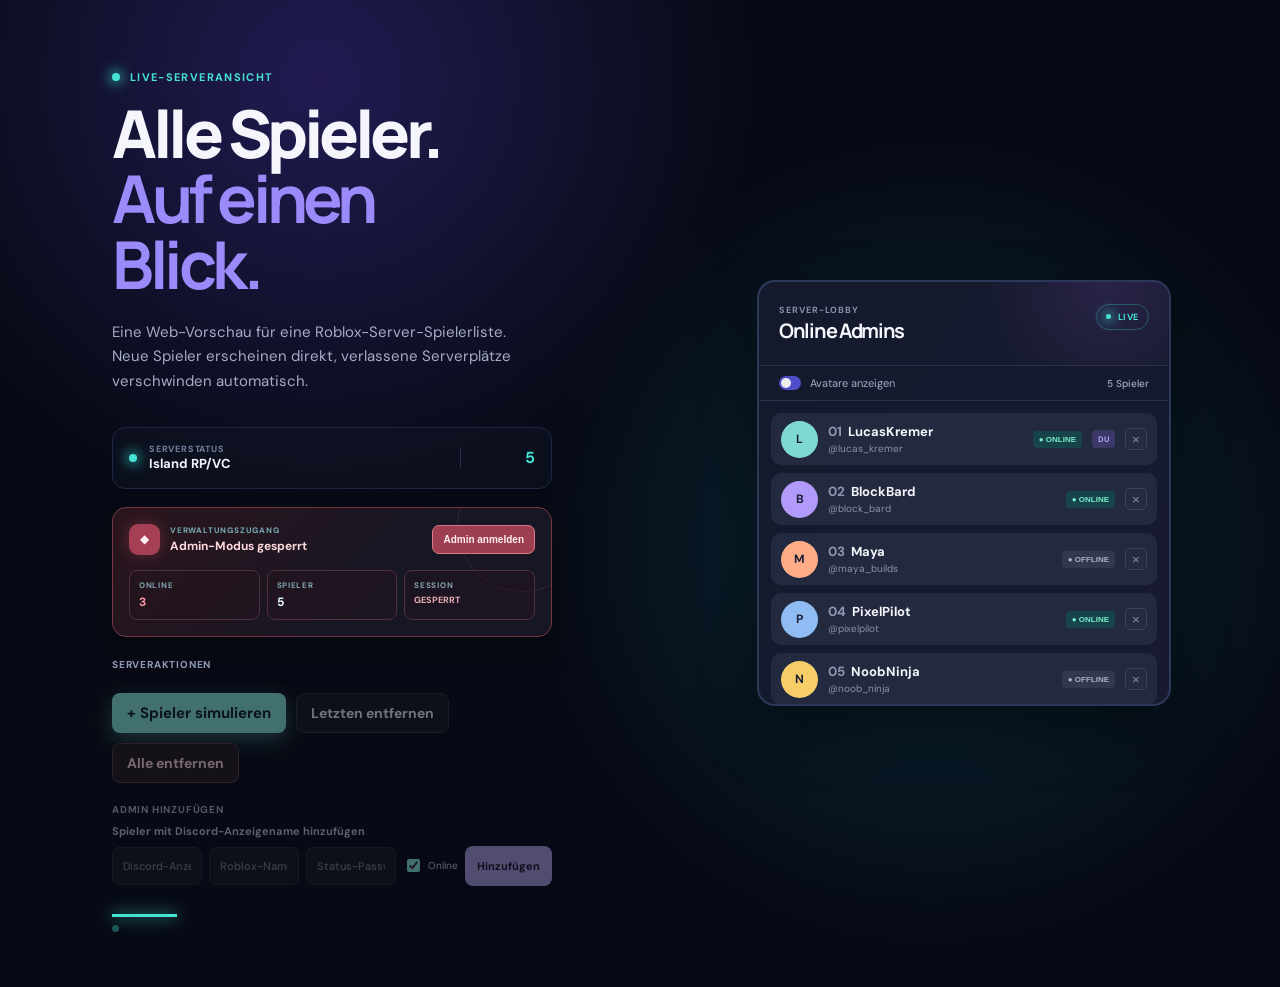
<file: index.html>
<!doctype html>
<html lang="de">
  <head>
    <meta charset="UTF-8" />
    <meta name="viewport" content="width=device-width, initial-scale=1.0" />
    <title>Serveransicht</title>
    <link rel="preconnect" href="https://fonts.googleapis.com" />
    <link rel="preconnect" href="https://fonts.gstatic.com" crossorigin />
    <link href="https://fonts.googleapis.com/css2?family=DM+Sans:wght@400;500;600;700&family=Manrope:wght@700;800&display=swap" rel="stylesheet" />
    <link rel="stylesheet" href="style.css" />
  </head>
  <body>
    <main class="page-shell">
      <section class="intro">
        <p class="eyebrow"><span></span> Live-Serveransicht</p>
        <h1>Alle Spieler.<br /><strong>Auf einen<br />Blick.</strong></h1>
        <p class="description">Eine Web-Vorschau für eine Roblox-Server-Spielerliste. Neue Spieler erscheinen direkt, verlassene Serverplätze verschwinden automatisch.</p>

        <div class="server-status">
          <div class="status-name"><i></i><span>Serverstatus<br /><b>Island RP/VC</b></span></div>
          <div class="status-count" id="serverCount">5</div>
        </div>

        <div class="admin-panel inactive" id="adminPanel">
          <div class="admin-heading">
            <div class="admin-identity"><span class="admin-lock">◆</span><div><small>VERWALTUNGSZUGANG</small><strong id="adminState">Admin-Modus gesperrt</strong></div></div>
            <button id="logout">Admin anmelden</button>
          </div>
          <div class="admin-insights">
            <div><small>ONLINE</small><b id="adminOnlineCount">0</b></div>
            <div><small>SPIELER</small><b id="adminPlayerCount">5</b></div>
            <div><small>SESSION</small><b id="adminSession">GESPERRT</b></div>
          </div>
        </div>
        <p class="admin-controls-title">Serveraktionen</p>
        <div class="actions">
          <button class="button primary" id="simulate">+ <span>Spieler simulieren</span></button>
          <button class="button secondary" id="removeLast">Letzten entfernen</button>
          <button class="button danger" id="removeAll">Alle entfernen</button>
        </div>

        <form class="add-form" id="addForm">
          <p class="admin-controls-title">Admin hinzufügen</p>
          <label>Spieler mit Discord-Anzeigename hinzufügen</label>
          <div class="inputs">
            <input id="discordName" placeholder="Discord-Anzeige" required />
            <input id="robloxName" placeholder="Roblox-Name" />
            <input id="customStatus" type="password" placeholder="Status-Passwort" />
            <label class="online-check"><input id="online" type="checkbox" checked /> <span>Online</span></label>
            <button class="button add" type="submit">Hinzufügen</button>
          </div>
        </form>
        <div class="accent-line"></div>
        <button class="owner-trigger" id="ownerTrigger" aria-label="Owner-Bereich öffnen"></button>
      </section>

      <aside class="lobby-card">
        <div class="lobby-top">
          <div><p>Server-Lobby</p><h2>Online Admins</h2></div>
          <span class="live"><i></i> Live</span>
        </div>
        <div class="lobby-tools"><label class="toggle"><input id="avatarToggle" type="checkbox" checked /><span></span></label> Avatare anzeigen <b id="playerText">5 Spieler</b></div>
        <div class="player-list" id="playerList"></div>
      </aside>
    </main>
    <template id="playerTemplate">
      <article class="player">
        <div class="avatar"></div>
        <div class="player-info"><div><small class="number"></small><b class="display-name"></b></div><span class="handle"></span></div>
        <button class="presence" type="button" aria-label="Online-Status ändern"></button><span class="role">ADMIN</span><span class="du">DU</span><button class="remove" aria-label="Spieler entfernen">×</button>
      </article>
    </template>
    <div class="password-dialog" id="passwordDialog" aria-hidden="true">
      <form class="password-card" id="passwordForm">
        <button class="close-dialog" type="button" id="closeDialog" aria-label="Schließen">×</button>
        <span class="dialog-dot"></span><p id="dialogEyebrow">Admin-Berechtigung</p><h2 id="dialogTitle">Admin anmelden</h2>
        <label for="adminPassword" id="passwordLabel">Admin-Status-Passwort</label>
        <input id="adminPassword" type="password" autocomplete="current-password" placeholder="Passwort eingeben" required />
        <span class="password-error" id="passwordError"></span>
        <button class="button primary" id="passwordSubmit" type="submit">Admin-Modus aktivieren</button>
      </form>
    </div>
    <div class="access-denied" id="accessDenied" role="alert" aria-live="assertive">
      <span>!</span><div><b>Zugriff verweigert</b><small>Status-Passwort ist falsch.</small><i></i></div>
    </div>
    <div class="owner-dialog" id="ownerDialog" aria-hidden="true">
      <form class="owner-card" id="ownerForm">
        <button class="close-dialog" type="button" id="closeOwner" aria-label="Schließen">×</button>
        <span class="dialog-dot"></span><p>Geschützter Bereich</p><h2 id="ownerTitle">Owner Control Center</h2>
        <div class="owner-note">Verwalte Berechtigungen, Passwörter und den Live-Status deines Servers an einem Ort.</div>
        <div class="owner-live-strip"><span><i></i> System live</span><span id="ownerClock">--:--:--</span></div>
        <div id="ownerLogin">
          <label for="ownerPassword">Owner-Passwort</label>
          <input id="ownerPassword" type="password" autocomplete="current-password" placeholder="Owner-Passwort eingeben" required />
          <span class="password-error" id="ownerError"></span>
          <button class="button primary" type="submit">Owner-Bereich öffnen</button>
        </div>
        <div id="ownerSettings" hidden>
          <div class="owner-dashboard" id="ownerDashboard">
            <div><small>SPIELER</small><b id="dashboardPlayers">0</b></div>
            <div><small>ONLINE</small><b class="online" id="dashboardOnline">0</b></div>
            <div><small>ADMINS</small><b class="admins" id="dashboardAdmins">0</b></div>
          </div>
          <div class="owner-section-title"><span>01</span> Zugänge &amp; Sicherheit</div>
          <label for="ownerPasswordSetting">Owner-Passwort</label>
          <input id="ownerPasswordSetting" type="text" autocomplete="off" />
          <label for="adminPasswordSetting">Admin-Passwort</label>
          <input id="adminPasswordSetting" type="text" autocomplete="off" />
          <div class="owner-section-title"><span>02</span> Spieler &amp; Berechtigungen</div>
          <div class="owner-players" id="ownerPlayers"></div>
          <div class="owner-section-title"><span>03</span> Live-Überwachung</div>
          <div class="status-filters" aria-label="Status filtern">
            <button class="filter active" type="button" data-status-filter="all">Alle</button>
            <button class="filter" type="button" data-status-filter="online">Online</button>
            <button class="filter" type="button" data-status-filter="offline">Offline</button>
          </div>
          <div class="owner-history" id="ownerHistory"></div>
          <div class="owner-section-title"><span>04</span> Sammelaktionen</div>
          <div class="owner-bulk">
            <h3>Alle Spieler steuern</h3>
            <label for="bulkStatusPassword">Passwort für alle Statusänderungen</label>
            <input id="bulkStatusPassword" type="password" placeholder="Passwort eingeben" />
            <div class="bulk-actions">
              <button class="button bulk-online" id="allOnline" type="button">Alle online</button>
              <button class="button bulk-offline" id="allOffline" type="button">Alle offline</button>
            </div>
            <span class="password-error" id="bulkStatusError"></span>
          </div>
          <button class="button primary" type="submit">Änderungen speichern</button>
        </div>
      </form>
    </div>
    <script src="script.js"></script>
    <script src="history.js"></script>
  </body>
</html>
</file>
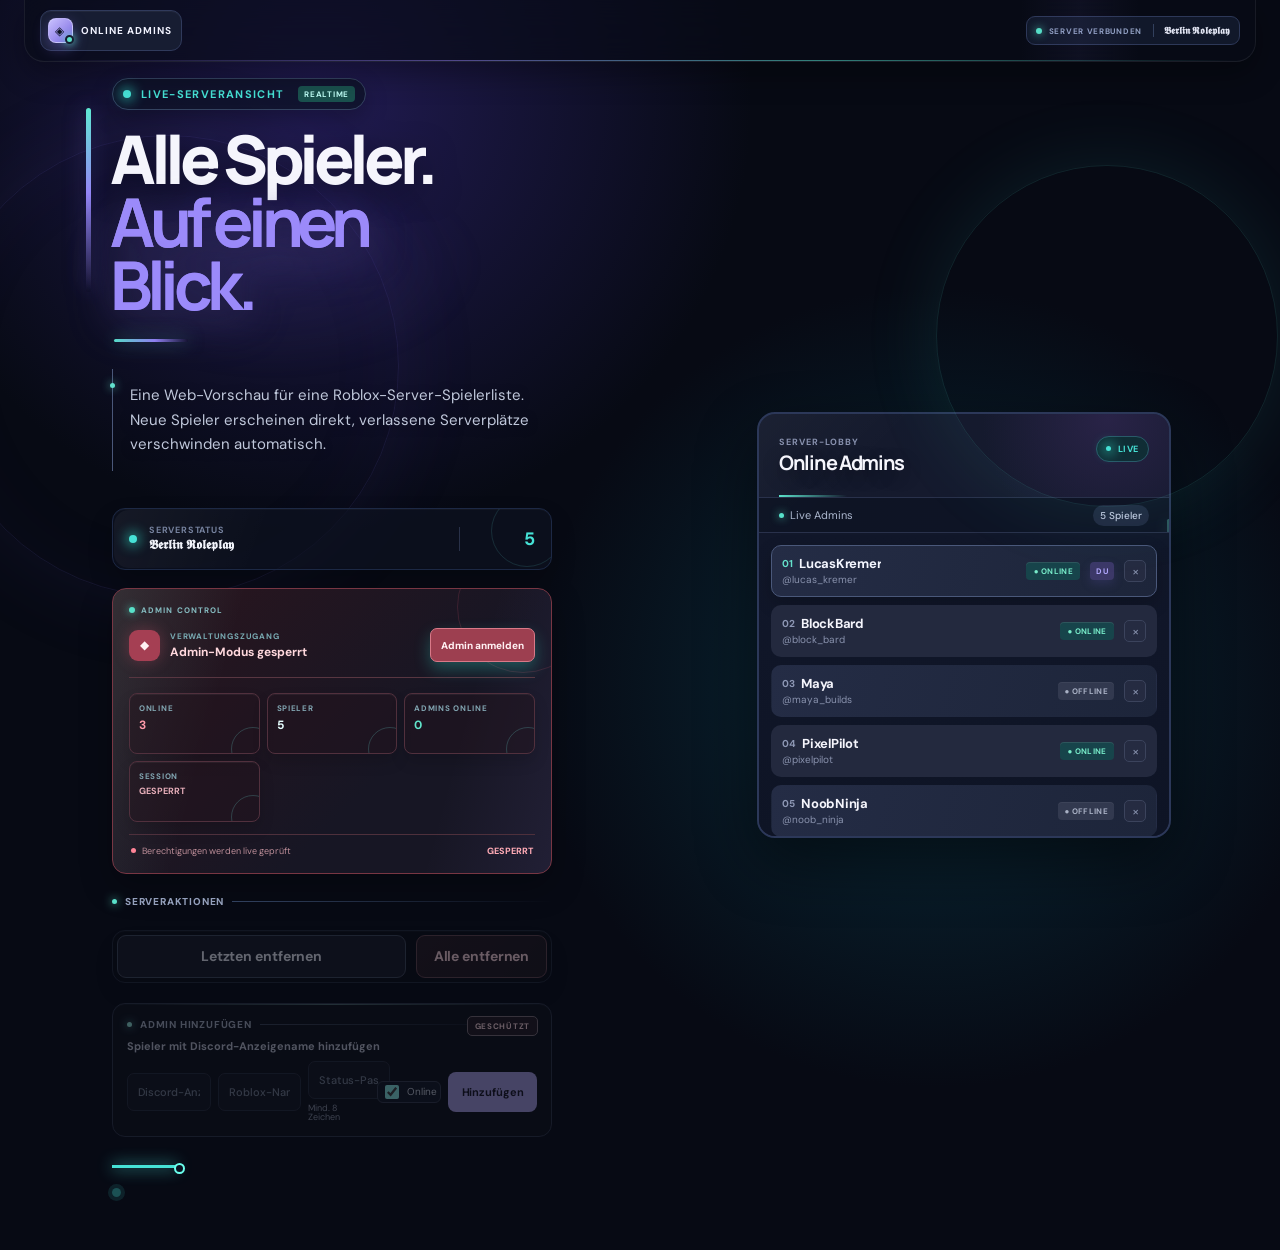
<file: ChatGPT/Online Admins/index.html>
<!doctype html>
<html lang="de">
  <head>
    <meta charset="UTF-8" />
    <meta name="viewport" content="width=device-width, initial-scale=1.0" />
    <title>Serveransicht</title>
    <link rel="preconnect" href="https://fonts.googleapis.com" />
    <link rel="preconnect" href="https://fonts.gstatic.com" crossorigin />
    <link href="https://fonts.googleapis.com/css2?family=DM+Sans:wght@400;500;600;700&family=Manrope:wght@700;800&display=swap" rel="stylesheet" />
    <link rel="stylesheet" href="style.css" />
  </head>
  <body>
    <header class="appbar">
      <a class="brand" href="#" aria-label="Online Admins Startseite"><span>◈</span><b>ONLINE ADMINS</b></a>
      <div class="appbar-status"><i></i><span>SERVER VERBUNDEN</span><strong>𝕭𝖊𝖗𝖑𝖎𝖓 𝕽𝖔𝖑𝖊𝖕𝖑𝖆𝖞</strong></div>
    </header>
    <main class="page-shell">
      <section class="intro">
        <p class="eyebrow"><span></span> Live-Serveransicht <b>Realtime</b></p>
        <h1>Alle Spieler.<br /><strong>Auf einen<br />Blick.</strong></h1>
        <p class="description">Eine Web-Vorschau für eine Roblox-Server-Spielerliste. Neue Spieler erscheinen direkt, verlassene Serverplätze verschwinden automatisch.</p>

        <div class="server-status">
          <div class="status-name"><i></i><span>Serverstatus<br /><b>𝕭𝖊𝖗𝖑𝖎𝖓 𝕽𝖔𝖑𝖊𝖕𝖑𝖆𝖞</b></span></div>
          <div class="status-count" id="serverCount">5</div>
        </div>

        <div class="admin-panel inactive" id="adminPanel">
          <div class="panel-kicker"><span></span> Admin Control</div>
          <div class="admin-heading">
            <div class="admin-identity"><span class="admin-lock">◆</span><div><small>VERWALTUNGSZUGANG</small><strong id="adminState">Admin-Modus gesperrt</strong></div></div>
            <button id="logout">Admin anmelden</button>
          </div>
          <div class="admin-insights">
            <div><small>ONLINE</small><b id="adminOnlineCount">0</b></div>
            <div><small>SPIELER</small><b id="adminPlayerCount">5</b></div>
            <div><small>ADMINS ONLINE</small><b class="admin-live" id="adminOnlineAdmins">0</b></div>
            <div><small>SESSION</small><b id="adminSession">GESPERRT</b></div>
          </div>
          <div class="admin-footer"><span><i></i> Berechtigungen werden live geprüft</span><span id="adminFooterStatus">Gesperrt</span></div>
        </div>
        <p class="admin-controls-title">Serveraktionen</p>
        <div class="actions">
          <button class="button secondary" id="removeLast">Letzten entfernen</button>
          <button class="button danger" id="removeAll">Alle entfernen</button>
        </div>

        <form class="add-form" id="addForm">
          <p class="admin-controls-title">Admin hinzufügen</p>
          <span class="form-lock-label">GESCHÜTZT</span>
          <label>Spieler mit Discord-Anzeigename hinzufügen</label>
          <div class="inputs">
            <input id="discordName" placeholder="Discord-Anzeige" required />
            <input id="robloxName" placeholder="Roblox-Name" />
            <div class="password-field"><input id="customStatus" type="password" minlength="8" required placeholder="Status-Passwort" /><small>Mind. 8 Zeichen</small></div>
            <label class="online-check"><input id="online" type="checkbox" checked /> <span>Online</span></label>
            <button class="button add" type="submit">Hinzufügen</button>
          </div>
        </form>
        <div class="accent-line"></div>
        <button class="owner-trigger" id="ownerTrigger" aria-label="Owner-Bereich öffnen"></button>
      </section>

      <aside class="lobby-card">
        <div class="lobby-top">
          <div><p>Server-Lobby</p><h2>Online Admins</h2></div>
          <span class="live"><i></i> Live</span>
        </div>
        <div class="lobby-tools"><span class="lobby-label">Live Admins</span><b id="playerText">5 Spieler</b></div>
        <div class="player-list" id="playerList"></div>
      </aside>
    </main>
    <template id="playerTemplate">
      <article class="player">
        <div class="player-info"><div><small class="number"></small><b class="display-name"></b></div><span class="handle"></span></div>
        <button class="presence" type="button" aria-label="Online-Status ändern"></button><span class="role">ADMIN</span><span class="du">DU</span><button class="remove" aria-label="Spieler entfernen">×</button>
      </article>
    </template>
    <div class="password-dialog" id="passwordDialog" aria-hidden="true">
      <form class="password-card" id="passwordForm">
        <button class="close-dialog" type="button" id="closeDialog" aria-label="Schließen">×</button>
        <div class="auth-topline"><span>SECURE ACCESS</span><span class="auth-level">LEVEL 02</span></div>
        <div class="auth-shield">◆</div><span class="dialog-dot"></span><p id="dialogEyebrow">Admin-Berechtigung</p><h2 id="dialogTitle">Admin anmelden</h2>
        <div class="auth-summary">Geschützter Zugang für autorisierte Server-Verwaltung.</div>
        <label for="adminPassword" id="passwordLabel">Admin-Status-Passwort</label>
        <input id="adminPassword" type="password" minlength="8" autocomplete="current-password" placeholder="Passwort eingeben" required />
        <small class="password-hint">Mindestens 8 Zeichen</small>
        <span class="password-error" id="passwordError"></span>
        <button class="button primary" id="passwordSubmit" type="submit">Admin-Modus aktivieren</button>
        <div class="auth-protection"><span>✓</span><div><b>Geschützter Bereich</b><small>Nur autorisierte Status- und Serveränderungen.</small></div></div>
        <div class="auth-footer"><span><i></i> Verschlüsselte Eingabe</span><span>Admin Access</span></div>
      </form>
    </div>
    <div class="access-denied" id="accessDenied" role="alert" aria-live="assertive">
      <span>!</span><div><b id="deniedTitle">Zugriff verweigert</b><small id="deniedMessage">Status-Passwort ist falsch.</small><i></i></div>
    </div>
    <div class="owner-dialog" id="ownerDialog" aria-hidden="true">
      <form class="owner-card" id="ownerForm">
        <button class="close-dialog" type="button" id="closeOwner" aria-label="Schließen">×</button>
        <div class="auth-topline owner-topline"><span>PRIVILEGED ACCESS</span><span class="auth-level">LEVEL 03</span></div>
        <div class="owner-brand"><span>◈</span><div><small>ONLINE ADMINS</small><b>OWNER ACCESS</b></div></div>
        <span class="dialog-dot"></span><p>Geschützter Bereich</p><h2 id="ownerTitle">Owner Control Center</h2>
        <div class="owner-note">Verwalte Berechtigungen, Passwörter und den Live-Status deines Servers an einem Ort.</div>
        <div class="owner-live-strip"><span><i></i> System live</span><span id="ownerClock">--:--:--</span></div>
        <div class="owner-security-banner"><span>◈</span><div><b>Owner-Schutz aktiv</b><small>Änderungen werden lokal gespeichert und im Status-Verlauf protokolliert.</small></div></div>
        <div id="ownerLogin">
          <div class="owner-login-intro"><span>◆</span><div><b>Identität bestätigen</b><small>Der Owner-Bereich enthält sensible Server- und Zugangsoptionen.</small></div></div>
          <label for="ownerPassword">Owner-Passwort</label>
          <input id="ownerPassword" type="password" minlength="8" autocomplete="current-password" placeholder="Owner-Passwort eingeben" required />
          <small class="password-hint">Mindestens 8 Zeichen</small>
          <span class="password-error" id="ownerError"></span>
          <button class="button primary" type="submit">Owner-Bereich öffnen</button>
          <div class="auth-protection owner-protection"><span>✓</span><div><b>Vollzugriff geschützt</b><small>Passwörter, Berechtigungen und Protokolle sind nur für Owner sichtbar.</small></div></div>
          <div class="auth-footer"><span><i></i> Geschützter Zugang</span><span>Owner Only</span></div>
        </div>
        <div id="ownerSettings" hidden>
          <div class="owner-dashboard" id="ownerDashboard">
            <div><small>SPIELER</small><b id="dashboardPlayers">0</b></div>
            <div><small>ONLINE</small><b class="online" id="dashboardOnline">0</b></div>
            <div><small>ADMINS</small><b class="admins" id="dashboardAdmins">0</b></div>
            <div><small>ADMINS ONLINE</small><b class="admin-live" id="dashboardOnlineAdmins">0</b></div>
          </div>
          <div class="owner-section-title"><span>01</span> Zugänge &amp; Sicherheit</div>
          <label for="ownerPasswordSetting">Owner-Passwort</label>
          <input id="ownerPasswordSetting" type="text" minlength="8" required autocomplete="off" />
          <small class="password-hint">Mindestens 8 Zeichen</small>
          <label for="adminPasswordSetting">Admin-Passwort</label>
          <input id="adminPasswordSetting" type="text" minlength="8" required autocomplete="off" />
          <small class="password-hint">Mindestens 8 Zeichen</small>
          <div class="owner-section-title"><span>02</span> Spieler &amp; Berechtigungen</div>
          <div class="owner-players" id="ownerPlayers"></div>
          <div class="owner-section-title"><span>03</span> Live-Überwachung</div>
          <div class="status-filters" aria-label="Status filtern">
            <button class="filter active" type="button" data-status-filter="all">Alle</button>
            <button class="filter" type="button" data-status-filter="online">Online</button>
            <button class="filter" type="button" data-status-filter="offline">Offline</button>
          </div>
          <div class="owner-history" id="ownerHistory"></div>
          <div class="activity-log" id="activityLog"></div>
          <div class="audit-log" id="auditLog"></div>
          <div class="owner-section-title"><span>04</span> Sammelaktionen</div>
          <div class="owner-bulk">
            <h3>Alle Spieler steuern</h3>
            <div class="bulk-actions">
              <button class="button bulk-online" id="allOnline" type="button">Alle online</button>
              <button class="button bulk-offline" id="allOffline" type="button">Alle offline</button>
            </div>
            <span class="password-error" id="bulkStatusError"></span>
          </div>
          <button class="button primary" type="submit">Änderungen speichern</button>
        </div>
      </form>
    </div>
    <script src="script.js"></script>
    <script src="history.js"></script>
    <script src="errors.js"></script>
  </body>
</html>
</file>
<file: style.css>
:root { --bg:#070a14; --panel:#121727; --panel-2:#1c2235; --stroke:#2c3553; --text:#f5f5fc; --muted:#929bb7; --aqua:#46e2d6; --purple:#9b8afa; }
.admin-locked { opacity:.5; filter:saturate(.55); }
.access-denied { position:fixed; left:50%; bottom:30px; z-index:10; width:min(330px,calc(100% - 32px)); padding:12px 16px; display:flex; gap:13px; align-items:center; color:#fff; border:1px solid #ff6c82; border-left:5px solid #ff5069; border-radius:12px; background:#35101b; box-shadow:0 0 20px #ff50695c; transform:translate(-50%,130px); opacity:0; transition:.25s; }.access-denied.show { transform:translate(-50%,0); opacity:1; }.access-denied>span { width:33px; height:33px; flex:0 0 33px; display:grid; place-items:center; border:1px solid #ff9dab; border-radius:50%; background:radial-gradient(circle at 35% 30%,#ff9bab,#e23b55); font:700 22px serif; box-shadow:0 0 12px #ff687b; }.access-denied b,.access-denied small { display:block; }.access-denied b { font-size:13px; }.access-denied small { margin-top:2px; color:#ffd6dc; font-size:11px; }.access-denied i { display:block; width:178px; height:2px; margin-top:8px; background:#ff6076; animation:access-timer 5s linear forwards; transform-origin:left; } @keyframes access-timer { to { transform:scaleX(0); } }
.owner-trigger { position:absolute; bottom:-15px; left:0; width:7px; height:7px; padding:0; border:0; border-radius:50%; background:#46e2d655; cursor:pointer; }.owner-trigger:hover { background:var(--aqua); box-shadow:0 0 10px var(--aqua); }.owner-dialog { position:fixed; inset:0; display:grid; place-items:center; padding:20px; background:#040710bf; opacity:0; visibility:hidden; transition:.2s; z-index:6; backdrop-filter:blur(6px); }.owner-dialog.open { opacity:1; visibility:visible; }.owner-card { position:relative; width:min(540px,100%); max-height:86vh; overflow:auto; padding:31px; border:1px solid #6e60bc; border-radius:20px; background:linear-gradient(145deg,#181d35,#0f1425 65%); box-shadow:0 30px 90px #000d,0 0 45px #7869d128; }.owner-card:before { content:""; position:absolute; top:0; left:28px; right:28px; height:2px; background:linear-gradient(90deg,transparent,#9e8cff,transparent); }.owner-card p { margin:13px 0 5px; color:#b4a5ff; font-size:10px; letter-spacing:1.2px; text-transform:uppercase; font-weight:700; }.owner-card h2 { margin:0; font:800 27px "Manrope"; letter-spacing:-1.4px; }.owner-note { margin:13px 0 24px; color:#929dbb; font-size:12px; line-height:1.55; }.owner-card label { display:block; color:#c1c8dc; font-size:11px; font-weight:700; margin:14px 0 7px; }.owner-card input { width:100%; height:44px; padding:0 13px; color:#fff; background:#0a0f1e; border:1px solid #323c5c; border-radius:9px; outline:none; transition:.2s; }.owner-card input:focus { border-color:#a998ff; box-shadow:0 0 0 3px #a998ff21; }.owner-card .primary { width:100%; min-height:45px; margin-top:22px; background:linear-gradient(135deg,#c0b4ff,#8d7bea); color:#17132c; }.owner-section-title { display:flex; align-items:center; gap:9px; margin:6px 0 14px; color:#f2f3ff; font-size:12px; font-weight:700; }.owner-section-title span { display:grid; place-items:center; width:23px; height:23px; border-radius:7px; color:#d8d1ff; background:#393365; font-size:9px; }.owner-players { margin-top:24px; padding-top:17px; border-top:1px solid #303954; }.owner-player { margin-top:11px; padding:13px; border:1px solid #2b3450; border-radius:11px; background:linear-gradient(120deg,#20263b,#1b2033); }.owner-player b { color:#f4f5fc; font-size:13px; }.owner-player label { margin-top:10px; }.owner-player input { height:38px; }.owner-card .admin-checkbox { padding:8px 10px; border-radius:7px; background:#272449; }.owner-card .admin-checkbox:hover { background:#302c59; }
.role { display:none; color:#c6bdff; background:#423b78; padding:4px 5px; border-radius:4px; font-size:8px; font-weight:700; }.role.show { display:inline; }.owner-card .admin-checkbox { display:flex; align-items:center; gap:7px; margin:10px 0 0; color:#c6bdff; }.owner-card .admin-checkbox input { width:auto; height:auto; accent-color:#a998ff; }
.owner-history { margin-top:24px; padding-top:17px; border-top:1px solid #303954; }.owner-history h3,.owner-bulk h3 { margin:0 0 11px; color:#f2f3ff; font-size:13px; }.history-item { display:grid; grid-template-columns:75px 1fr auto; align-items:center; gap:10px; padding:10px 11px; margin-top:7px; border:1px solid #2b3450; border-radius:9px; background:#191f31; color:#aeb8d0; font-size:10px; }.history-item b { color:#f2f3fb; font-size:11px; }.history-state { color:#76e9c8; font-weight:700; }.history-state.offline { color:#ff9cab; }.owner-bulk { margin-top:24px; padding:16px; border:1px solid #3c3564; border-radius:13px; background:linear-gradient(135deg,#211d3d,#1a2035); }.owner-bulk label { margin-top:0; }.bulk-actions { display:flex; gap:9px; margin-top:11px; }.bulk-actions .button { flex:1; min-height:42px; font-size:12px; }.bulk-online { color:#06322e; background:#55ddc8; }.bulk-offline { color:#fff1f3; background:#a13c50; }
.bulk-actions .button.selected { outline:2px solid #f5f6ff; box-shadow:0 0 18px currentColor; transform:translateY(-1px); }
.owner-card { scrollbar-color:#7567bb #101526; scrollbar-width:thin; }.owner-dashboard { display:grid; grid-template-columns:repeat(3,1fr); gap:9px; margin:0 0 23px; }.owner-dashboard div { position:relative; overflow:hidden; min-height:72px; padding:12px; border:1px solid #333d60; border-radius:11px; background:linear-gradient(145deg,#252b45,#1a2033); }.owner-dashboard div:after { content:""; position:absolute; right:-16px; bottom:-20px; width:55px; height:55px; border:1px solid #7768bb55; border-radius:50%; }.owner-dashboard small { display:block; color:#9da8c4; font-size:9px; font-weight:700; letter-spacing:.7px; }.owner-dashboard b { position:relative; z-index:1; display:block; margin-top:6px; color:#f4f5fd; font:700 23px "Manrope"; line-height:1; }.owner-dashboard b.online { color:#5de0c9; }.owner-dashboard b.admins { color:#b6a9ff; }.owner-section-title { padding-top:17px; border-top:1px solid #303954; }.owner-card #ownerSettings>.owner-section-title:first-of-type { padding-top:0; border-top:0; }.owner-player { transition:.2s border-color,.2s transform; }.owner-player:hover { border-color:#5b5590; transform:translateY(-1px); }.owner-card .password-error { min-height:17px; }.owner-bulk:before { content:"MASSENAKTION"; display:block; margin-bottom:9px; color:#a99dff; font-size:9px; font-weight:800; letter-spacing:1px; }.history-item span:last-child { font-variant-numeric:tabular-nums; text-align:right; }.owner-card button { transition:.2s transform,.2s filter,.2s box-shadow; } .owner-card button:hover { filter:brightness(1.08); }.owner-card button:active { transform:translateY(1px); } @media(max-width:480px) { .owner-card { padding:24px 18px; }.owner-dashboard { gap:6px; }.owner-dashboard div { padding:10px 8px; }.owner-dashboard b { font-size:20px; }.history-item { grid-template-columns:65px 1fr; }.history-item span:last-child { grid-column:1/-1; text-align:left; opacity:.75; } }
.owner-live-strip { display:flex; justify-content:space-between; align-items:center; padding:10px 12px; margin:-5px 0 20px; border:1px solid #313d5e; border-radius:9px; color:#aeb8d3; background:#101628; font-size:10px; font-variant-numeric:tabular-nums; }.owner-live-strip span:first-child { color:#64e5cb; font-weight:700; text-transform:uppercase; letter-spacing:.6px; }.owner-live-strip i { display:inline-block; width:6px; height:6px; margin-right:5px; border-radius:50%; background:#55e0c6; box-shadow:0 0 10px #55e0c6; }.status-filters { display:flex; gap:6px; margin:0 0 12px; }.status-filters .filter { border:1px solid #313b5a; border-radius:999px; padding:6px 11px; color:#a9b3cf; background:#171d30; font:700 10px "DM Sans"; cursor:pointer; }.status-filters .filter.active { color:#19172e; border-color:#b0a4ff; background:#afa0ff; box-shadow:0 4px 12px #8e7ee150; }.owner-history { margin-top:0; }.owner-section-title+ .owner-bulk { margin-top:12px; }.owner-card #ownerSettings > .primary { position:sticky; bottom:-31px; z-index:2; border-radius:0 0 15px 15px; box-shadow:0 -12px 24px #111729e6; }
* { box-sizing:border-box; }
body { margin:0; min-width:320px; color:var(--text); background:radial-gradient(circle at 25% 8%,#211b52 0,transparent 27rem),radial-gradient(circle at 73% 55%,#092a38 0,transparent 25rem),var(--bg); font-family:"DM Sans",sans-serif; }
.page-shell { width:min(1056px,calc(100% - 48px)); min-height:100vh; margin:auto; display:grid; grid-template-columns:440px 414px; gap:205px; align-items:center; padding:70px 0; }
.intro { position:relative; }
.eyebrow { color:var(--aqua); font-size:11px; font-weight:700; letter-spacing:1.35px; text-transform:uppercase; margin:0 0 17px; display:flex; align-items:center; gap:10px; }
.eyebrow span,.live i,.status-name i { background:var(--aqua); width:8px; height:8px; border-radius:50%; box-shadow:0 0 12px 4px #31dcc57d; }
h1 { margin:0; font:800 66px/.99 "Manrope",sans-serif; letter-spacing:-4.5px; } h1 strong { color:var(--purple); }
.description { color:#a5adc5; font-size:15px; line-height:1.62; margin:23px 0 34px; max-width:430px; }
.server-status { height:62px; border:1px solid #1d2945; border-radius:13px; padding:0 16px; display:flex; align-items:center; justify-content:space-between; background:#0e1322a8; }
.status-name { display:flex; gap:12px; align-items:center; font-size:9px; line-height:1.35; text-transform:uppercase; letter-spacing:.8px; color:#77839f; font-weight:700; }.status-name b { color:#f2f4fb; font-size:13px; letter-spacing:0; text-transform:none; }.status-count { border-left:1px solid #293149; padding-left:64px; color:var(--aqua); font-weight:700; }
.admin-panel { position:relative; overflow:hidden; border:1px solid #168a87; border-radius:14px; margin-top:18px; padding:16px; background:linear-gradient(135deg,#0b292e,#101a2b 63%); box-shadow:0 13px 32px #0004; }.admin-panel:after { content:""; position:absolute; right:-38px; top:-48px; width:130px; height:130px; border:1px solid #45ded935; border-radius:50%; }.admin-heading { position:relative; z-index:1; display:flex; align-items:center; justify-content:space-between; gap:12px; }.admin-identity { display:flex; align-items:center; gap:10px; }.admin-lock { display:grid; place-items:center; width:31px; height:31px; color:#07272a; border-radius:9px; background:var(--aqua); box-shadow:0 0 16px #49dfd479; font-size:12px; }.admin-identity small { display:block; color:#78a9b1; font-size:8px; font-weight:800; letter-spacing:.8px; }.admin-identity strong { display:block; margin-top:3px; color:#e1ffff; font-size:12px; }.admin-heading button { position:relative; z-index:1; border:1px solid #78eee4; color:#052d30; background:var(--aqua); border-radius:7px; padding:8px 10px; font-weight:800; font-size:10px; cursor:pointer; }.admin-insights { position:relative; z-index:1; display:grid; grid-template-columns:repeat(3,1fr); gap:7px; margin-top:15px; }.admin-insights div { padding:9px; border:1px solid #2b535b; border-radius:8px; background:#07192380; }.admin-insights small { display:block; color:#82a6b2; font-size:8px; font-weight:700; letter-spacing:.7px; }.admin-insights b { display:block; margin-top:4px; color:#e6ffff; font-size:12px; }.admin-insights div:first-child b { color:#52e5ca; }.admin-insights div:last-child b { color:#b7a9ff; font-size:9px; }.admin-controls-title { margin:21px 0 8px; color:#94a0bc; font-size:10px; font-weight:800; letter-spacing:.8px; text-transform:uppercase; }.add-form .admin-controls-title { margin:0 0 8px; }.admin-panel.inactive { border-color:#783643; background:linear-gradient(135deg,#2b151d,#171624 63%); }.admin-panel.inactive:after { border-color:#fa647a25; }.admin-panel.inactive .admin-lock { color:#fff0f2; background:#a53f53; box-shadow:0 0 16px #d5536c55; }.admin-panel.inactive .admin-identity strong { color:#ffd8dd; }.admin-panel.inactive .admin-heading button { border-color:#d97988; color:#fff1f3; background:#9d3f50; }.admin-panel.inactive .admin-insights div { border-color:#51303d; background:#24141c70; }.admin-panel.inactive .admin-insights div:first-child b { color:#ff9baa; }.admin-panel.inactive .admin-insights div:last-child b { color:#e9b0bb; }
.actions { display:flex; flex-wrap:wrap; gap:10px; margin-top:22px; }.button { border:1px solid transparent; border-radius:8px; min-height:40px; padding:0 14px; font:700 14px "DM Sans"; cursor:pointer; transition:.2s transform,.2s filter; }.button:hover { transform:translateY(-1px); filter:brightness(1.1); }.primary { background:var(--aqua); color:#042124; box-shadow:0 7px 19px #32d5c36b; font-size:15px; }.secondary { color:#d8dbea; background:#111624; border-color:#293047; }.danger { color:#ffbdc7; border-color:#693344; background:#261720; }.add-form { margin-top:20px; }.add-form>label { display:block; font-size:11px; color:#aeb5cc; font-weight:700; margin-bottom:8px; }.inputs { display:flex; align-items:center; gap:7px; }.inputs input:not([type=checkbox]) { min-width:0; flex:1; width:82px; background:#111624; border:1px solid #202942; border-radius:7px; height:38px; padding:0 10px; color:white; font:500 11px "DM Sans"; }.online-check { display:flex; gap:5px; align-items:center; color:#b7bfd4; font-size:10px; white-space:nowrap; }.online-check input { accent-color:var(--aqua); }.add { background:var(--purple); color:#19152c; font-size:11px; padding:0 11px; }.accent-line { height:3px; width:65px; background:var(--aqua); margin-top:28px; box-shadow:0 0 15px #49e5dc; }
.lobby-card { min-height:426px; max-height:426px; overflow:hidden; border:2px solid #2c3859; border-radius:18px; background:linear-gradient(120deg,#141a2c,#171a31); box-shadow:0 24px 60px #0007; }.lobby-top { height:84px; padding:22px 20px; display:flex; justify-content:space-between; border-bottom:1px solid #29314b; background:radial-gradient(circle at 85% 5%,#292347 0,transparent 35%); }.lobby-top p { margin:0 0 5px; font-size:9px; text-transform:uppercase; letter-spacing:1px; color:#8992af; font-weight:700; }.lobby-top h2 { margin:0; font:700 20px/1 "Manrope"; letter-spacing:-1.3px; }.live { color:var(--aqua); align-self:start; border:1px solid #295a69; padding:6px 9px; border-radius:15px; font-size:9px; font-weight:700; letter-spacing:.6px; text-transform:uppercase; }.live i { display:inline-block; width:5px; height:5px; margin:0 4px 1px 0; }
.lobby-tools { height:35px; display:flex; align-items:center; gap:9px; padding:0 20px; color:#a3abc0; font-size:11px; border-bottom:1px solid #29314b; }.lobby-tools b { margin-left:auto; font-size:10px; font-weight:500; }.toggle input { display:none; }.toggle span { display:block; height:14px; width:22px; padding:2px; border-radius:8px; background:#4e4ec9; }.toggle span:after { content:""; display:block; width:10px; height:10px; border-radius:50%; background:#eee; transition:.2s; }.toggle input:not(:checked)+span { background:#4a526c; }.toggle input:not(:checked)+span:after { transform:translateX(8px); }
.player-list { padding:12px 12px 18px; max-height:305px; overflow:auto; scrollbar-color:#566080 transparent; }.player { min-height:52px; display:flex; align-items:center; gap:10px; padding:7px 10px; margin-bottom:8px; background:#23293e; border-radius:10px; }.avatar { width:37px; height:37px; flex:0 0 37px; border-radius:50%; display:grid; place-items:center; color:#192035; font-weight:700; font-size:12px; }.avatar:after { content:attr(data-initial); }.player-info { min-width:0; flex:1; }.player-info>div { display:flex; align-items:center; gap:6px; }.number { color:#8e98b5; font-weight:700; }.display-name { font-size:13px; overflow:hidden; white-space:nowrap; text-overflow:ellipsis; }.handle { display:block; color:#8992ad; font-size:10px; margin-top:2px; }.presence { color:#77ebc9; background:#17444b; padding:4px 6px; border-radius:4px; font-size:8px; font-weight:700; text-transform:uppercase; }.presence:before { content:"● "; }.presence.offline { color:#a9b1c5; background:#32394f; }.du { display:none; color:#b2a8ff; background:#3c3868; border-radius:4px; padding:4px 6px; font-size:8px; font-weight:700; }.du.show { display:inline; }.remove { width:22px; height:22px; color:#8690ac; background:#252b41; border:1px solid #3b435c; border-radius:5px; cursor:pointer; }
@media(max-width:900px) { .page-shell { grid-template-columns:minmax(0,500px); gap:50px; justify-content:center; }.lobby-card { width:min(414px,100%); }.intro { width:100%; } } @media(max-width:520px) { .page-shell { width:calc(100% - 32px); padding:48px 0; }.page-shell h1 { font-size:51px; letter-spacing:-3.5px; }.inputs { flex-wrap:wrap; }.inputs input:not([type=checkbox]) { flex:1 1 28%; }.lobby-card { min-height:400px; }.description { font-size:14px; }.status-count { padding-left:32px; } }
.presence { border:0; cursor:pointer; }.presence:hover { filter:brightness(1.15); }.presence:disabled { cursor:wait; opacity:.52; }.password-dialog { position:fixed; inset:0; display:grid; place-items:center; padding:20px; background:#040710a8; opacity:0; visibility:hidden; transition:.2s; z-index:5; }.password-dialog.open { opacity:1; visibility:visible; }.password-card { position:relative; width:min(360px,100%); padding:28px; border:1px solid #364162; border-radius:16px; background:#12182a; box-shadow:0 24px 70px #000b; }.close-dialog { position:absolute; right:15px; top:13px; color:#9ca7c5; border:0; background:none; font-size:24px; cursor:pointer; }.dialog-dot { display:block; width:9px; height:9px; border-radius:50%; background:var(--aqua); box-shadow:0 0 13px var(--aqua); }.password-card p { margin:13px 0 5px; color:var(--aqua); font-size:10px; letter-spacing:1px; text-transform:uppercase; font-weight:700; }.password-card h2 { margin:0 0 22px; font:700 24px "Manrope"; }.password-card label { display:block; color:#a9b2cc; font-size:11px; font-weight:700; margin-bottom:7px; }.password-card input { width:100%; height:42px; padding:0 12px; color:#fff; background:#0c1120; border:1px solid #313b58; border-radius:8px; outline:none; }.password-card input:focus { border-color:var(--aqua); }.password-card .primary { width:100%; margin-top:15px; }.password-error { display:block; min-height:16px; margin-top:7px; color:#ff9eae; font-size:11px; }
</file>
<file: ChatGPT/Online Admins/style.css>
:root { --bg:#070a14; --panel:#121727; --panel-2:#1c2235; --stroke:#2c3553; --text:#f5f5fc; --muted:#929bb7; --aqua:#46e2d6; --purple:#9b8afa; }
.admin-locked:after { content:none; pointer-events:none; }

/* ================================================================
   Product UI overhaul — coherent visual system (UI only)
   ================================================================ */
:root { --ink:#080b16; --ink-raised:#11182a; --ink-card:#151e33; --line-quiet:#2a3655; --line-bright:#54658c; --copy:#f5f7ff; --copy-muted:#aab6d0; --mint:#59e4cf; --mint-deep:#0b5858; --violet:#9988ff; --violet-deep:#4d3bb0; --danger:#ff7489; }
html { color-scheme:dark; scroll-behavior:smooth; }
body { min-height:100svh; }
button,input { font-family:inherit; }
button { user-select:none; }
body { color:var(--copy); background:radial-gradient(950px 700px at 8% 2%,#302772 0%,transparent 56%),radial-gradient(900px 750px at 94% 62%,#093d49 0%,transparent 55%),linear-gradient(180deg,#090c1b,#070a14 70%); }
.page-shell { width:min(1140px,calc(100% - 56px)); grid-template-columns:minmax(0,490px) minmax(390px,420px); gap:178px; align-items:center; }
.intro { padding:22px 0 18px; }.intro:before { width:4px; height:245px; top:71px; background:linear-gradient(#59e4cf,#9180f2 54%,transparent); }.eyebrow { gap:8px; padding:8px 11px; border-color:#3a4768; color:#7df0e0; background:linear-gradient(100deg,#111b2f,#0e1426); font-size:9px; letter-spacing:1px; }.eyebrow span { width:7px; height:7px; }.intro h1 { margin-top:2px; font-size:clamp(60px,5.55vw,79px); line-height:.91; letter-spacing:-5.7px; }.intro h1 strong { background:linear-gradient(135deg,#c2baff 2%,#9281f3 47%,#7c6ee4); -webkit-background-clip:text; background-clip:text; }.intro h1:after { width:103px; height:4px; margin-top:28px; background:linear-gradient(90deg,#5ce3ce,#8b7bef 58%,transparent); }.intro .description { max-width:455px; margin:28px 0 37px; padding:0 0 0 18px; border-left-color:#65739a; color:#bac4d9; font-size:15px; }
.server-status { height:74px; padding:0 19px; border:1px solid #344362; border-radius:17px; background:linear-gradient(110deg,#151e33,#0d1324); }.status-name { gap:13px; }.status-name b { font-size:14px; }.status-count { padding-left:38px; color:#68ead7; font-size:19px; }.server-status:before { content:""; position:absolute; inset:1px; border-radius:15px; pointer-events:none; background:linear-gradient(110deg,#ffffff0b,transparent 35%); }
.admin-panel { margin-top:16px; border-radius:19px; }.admin-heading { gap:15px; }.admin-footer { font-size:9px; }.admin-controls-title { margin:25px 0 10px; }.actions { gap:9px; padding:6px; border-color:#283451; border-radius:17px; background:linear-gradient(135deg,#10182b,#0c1120); }.actions .button { min-height:45px; border-radius:11px; }.actions .primary { flex:1.25; }.actions .secondary { flex:1; }.actions .danger { flex:0 0 auto; max-width:none; }.button { font-weight:800; letter-spacing:-.1px; }.button.primary { color:#062d2d; background:linear-gradient(135deg,#68f0db,#3bd2cd); }.button.secondary { border-color:#384461; background:#182037; }.button.danger { border-color:#713c4b; background:linear-gradient(135deg,#3a1b27,#251520); }
.add-form { padding:16px; border-color:#2d3a58; background:linear-gradient(135deg,#11192d,#0d1323); }.add-form>label { margin-bottom:10px; }.inputs { gap:8px; }.inputs input:not([type=checkbox]) { height:41px; border-radius:9px; }.online-check { border:1px solid #2d3854; padding:0 8px; border-radius:8px; background:#11182a; }.add { min-width:96px; border-radius:9px; }
.lobby-card { min-height:445px; max-height:445px; border:1px solid #40517b; border-radius:25px; background:linear-gradient(145deg,#19213a,#111729 70%); }.lobby-top { height:98px; padding:25px 23px; }.lobby-top h2 { font-size:22px; }.lobby-top p { font-size:9px; }.live { padding:7px 10px; border-color:#317d80; background:#102d35; }.lobby-tools { height:45px; padding:0 21px; }.lobby-label { color:#adb8cf; font-size:11px; }.lobby-tools b { font-size:10px; }.player-list { max-height:300px; padding:13px; }.player { min-height:61px; gap:12px; padding:10px 12px; border:1px solid #2c3755; background:linear-gradient(105deg,#242d48,#1e263d); }.player-info>div { gap:8px; }.number { font-size:10px; }.display-name { font-size:14px; }.handle { font-size:10px; }.presence { padding:5px 7px; border-radius:5px; font-size:8px; }.role,.du { padding:5px 6px; border-radius:5px; }.remove { width:25px; height:25px; border-radius:7px; }
.password-dialog,.owner-dialog { padding:24px; }.password-card { width:min(420px,100%); }.auth-summary { font-size:12px; }.password-card input { font-size:14px; }.owner-card { width:min(650px,100%); max-height:88vh; }.owner-card .owner-note { max-width:510px; }.owner-dashboard { grid-template-columns:repeat(4,1fr); }.owner-dashboard div { min-height:91px; }.owner-players { display:grid; grid-template-columns:repeat(2,minmax(0,1fr)); gap:10px; }.owner-players>label { grid-column:1/-1; }.owner-player { margin-top:0; }.owner-history { margin-top:16px; }.history-item { grid-template-columns:82px 1fr auto; }.activity-entry { grid-template-columns:8px 1fr auto; }.owner-bulk { margin-top:15px; }.owner-card #ownerSettings>.primary { border-radius:12px; bottom:-38px; }.access-denied { padding:13px 17px; }
@media(max-width:960px) { .page-shell { width:min(620px,calc(100% - 42px)); grid-template-columns:1fr; gap:64px; }.intro { max-width:570px; }.lobby-card { justify-self:center; width:min(100%,440px); }.intro:before { left:-18px; }.page-shell:before { left:-280px; } }
@media(max-width:640px) { .appbar { width:calc(100% - 24px); }.page-shell { width:calc(100% - 28px); padding-top:92px; }.intro h1 { font-size:56px; letter-spacing:-4.4px; }.intro .description { margin-bottom:28px; font-size:14px; }.server-status { height:70px; padding:0 15px; }.status-count { padding-left:20px; }.actions { display:grid; grid-template-columns:1fr 1fr; }.actions .primary { grid-column:1/-1; }.actions .danger { max-width:none; }.add-form { padding:13px; }.inputs { flex-wrap:wrap; }.inputs input:not([type=checkbox]) { flex:1 1 calc(50% - 8px); }.online-check { height:41px; }.add { flex:1; }.lobby-card { min-height:430px; max-height:430px; }.owner-players { grid-template-columns:1fr; }.owner-dashboard { grid-template-columns:repeat(2,1fr); }.owner-card { max-height:90vh; }.history-item { grid-template-columns:72px 1fr; }.history-item span:last-child { grid-column:1/-1; } }

/* Finishing layer: cohesive responsive product details */
.appbar { isolation:isolate; }.appbar-status { transition:.2s border-color,.2s background; }.appbar-status:hover { border-color:#5a709d; background:#172039; }.brand:focus-visible { outline:2px solid var(--mint); outline-offset:3px; }.page-shell { min-height:calc(100svh - 20px); }.server-status,.admin-panel,.add-form,.lobby-card { will-change:transform; }.server-status,.admin-panel,.add-form { position:relative; }.server-status:hover,.admin-panel:hover,.add-form:hover { border-color:#4b5e85; }.admin-panel:hover { box-shadow:0 24px 50px #0007,inset 0 1px #ffffff12; }.admin-panel.inactive:hover { border-color:#a15a69; }.admin-insights div:hover { box-shadow:inset 0 1px #ffffff15,0 13px 24px #0004; }.admin-heading button:focus-visible,.button:focus-visible,.remove:focus-visible,.presence:focus-visible,.close-dialog:focus-visible { outline:2px solid #ffffff; outline-offset:2px; }.button { transform:translateZ(0); }.button:active { transform:translateY(1px) scale(.985); }.button:disabled { filter:grayscale(.35); }.add-form:before { content:""; position:absolute; top:0; left:16px; right:16px; height:1px; background:linear-gradient(90deg,transparent,#76e7d360,transparent); }.inputs input:not([type=checkbox])::placeholder { color:#687694; }.online-check input { width:14px; height:14px; }.lobby-card:hover { border-color:#586993; }.lobby-top h2 { text-shadow:0 5px 18px #0006; }.lobby-label:before { content:""; display:inline-block; width:5px; height:5px; margin:0 6px 1px 0; border-radius:50%; background:#57e0ca; box-shadow:0 0 8px #57e0ca; }.player { transform:translateZ(0); }.player:focus-within { border-color:#7687b2; box-shadow:0 0 0 2px #7386b022; }.presence:hover:not(:disabled) { transform:translateY(-1px); box-shadow:0 5px 12px #0004,inset 0 1px #ffffff22; }.role.show { box-shadow:0 4px 10px #514a9b44; }.du.show { box-shadow:0 4px 10px #514a9b44; }.empty-state { background:radial-gradient(circle at 50% 0%,#233951,#121a2c); }.password-card,.owner-card { isolation:isolate; }.password-card:before,.owner-card:before { z-index:-1; }.password-card input,.owner-card input { transition:border-color .2s,box-shadow .2s,background .2s,transform .2s; }.password-card input:hover,.owner-card input:hover { transform:translateY(-1px); }.password-card input:focus,.owner-card input:focus { background:#0a1020; }.auth-footer { font-variant-numeric:tabular-nums; }.owner-card { scrollbar-gutter:stable; }.owner-card #ownerSettings { padding-bottom:18px; }.owner-dashboard div { transition:.22s transform,.22s border-color,.22s box-shadow; }.owner-dashboard div:hover { box-shadow:inset 0 1px #ffffff18,0 14px 25px #0005; }.owner-dashboard div:active { transform:translateY(0); }.owner-player { overflow:hidden; }.owner-player:before { content:""; position:absolute; }.owner-card .admin-checkbox { transition:.2s background,.2s border-color; }.owner-card .admin-checkbox:hover { border-color:#7568bd; }.status-filters .filter:focus-visible { outline:2px solid #d2cbff; outline-offset:2px; }.history-item { position:relative; overflow:hidden; }.history-item:after { content:""; position:absolute; left:0; top:0; bottom:0; width:2px; background:#5ce1ca; opacity:.6; }.history-item:has(.offline):after { background:#ff7889; }.activity-log { overflow:hidden; }.activity-entry { transition:.2s color,.2s background; }.activity-entry:hover { color:#e4e8f6; }.owner-bulk { position:relative; overflow:hidden; }.owner-bulk:after { content:""; position:absolute; width:150px; height:150px; right:-95px; bottom:-105px; border:1px solid #a899ff28; border-radius:50%; pointer-events:none; }.bulk-actions { position:relative; z-index:1; }.access-denied { max-width:360px; }.access-denied b { font-size:14px; }.access-denied small { font-size:11px; }.password-error { line-height:1.4; }.owner-trigger:focus-visible { outline:2px solid var(--mint); outline-offset:4px; } @media(max-width:640px) { .page-shell { min-height:initial; }.appbar-status { padding:6px 7px; }.appbar-status strong { padding-left:7px; }.server-status,.admin-panel,.add-form,.lobby-card { will-change:auto; }.owner-card #ownerSettings>.primary { bottom:-27px; }.password-dialog,.owner-dialog { padding:12px; } } @media(hover:none) { .server-status:hover,.admin-panel:hover,.add-form:hover,.player:hover,.lobby-card:hover { transform:none; } }
.admin-locked { opacity:.5; filter:saturate(.55); }
.access-denied { position:fixed; left:50%; bottom:30px; z-index:10; width:min(330px,calc(100% - 32px)); padding:12px 16px; display:flex; gap:13px; align-items:center; color:#fff; border:1px solid #ff6c82; border-left:5px solid #ff5069; border-radius:12px; background:#35101b; box-shadow:0 0 20px #ff50695c; transform:translate(-50%,130px); opacity:0; transition:.25s; }.access-denied.show { transform:translate(-50%,0); opacity:1; }.access-denied>span { width:33px; height:33px; flex:0 0 33px; display:grid; place-items:center; border:1px solid #ff9dab; border-radius:50%; background:radial-gradient(circle at 35% 30%,#ff9bab,#e23b55); font:700 22px serif; box-shadow:0 0 12px #ff687b; }.access-denied b,.access-denied small { display:block; }.access-denied b { font-size:13px; }.access-denied small { margin-top:2px; color:#ffd6dc; font-size:11px; }.access-denied i { display:block; width:178px; height:2px; margin-top:8px; background:#ff6076; animation:access-timer 5s linear forwards; transform-origin:left; } @keyframes access-timer { to { transform:scaleX(0); } }
.owner-trigger { position:absolute; bottom:-15px; left:0; width:7px; height:7px; padding:0; border:0; border-radius:50%; background:#46e2d655; cursor:pointer; }.owner-trigger:hover { background:var(--aqua); box-shadow:0 0 10px var(--aqua); }.owner-dialog { position:fixed; inset:0; display:grid; place-items:center; padding:20px; background:#040710bf; opacity:0; visibility:hidden; transition:.2s; z-index:6; backdrop-filter:blur(6px); }.owner-dialog.open { opacity:1; visibility:visible; }.owner-card { position:relative; width:min(540px,100%); max-height:86vh; overflow:auto; padding:31px; border:1px solid #6e60bc; border-radius:20px; background:linear-gradient(145deg,#181d35,#0f1425 65%); box-shadow:0 30px 90px #000d,0 0 45px #7869d128; }.owner-card:before { content:""; position:absolute; top:0; left:28px; right:28px; height:2px; background:linear-gradient(90deg,transparent,#9e8cff,transparent); }.owner-card p { margin:13px 0 5px; color:#b4a5ff; font-size:10px; letter-spacing:1.2px; text-transform:uppercase; font-weight:700; }.owner-card h2 { margin:0; font:800 27px "Manrope"; letter-spacing:-1.4px; }.owner-note { margin:13px 0 24px; color:#929dbb; font-size:12px; line-height:1.55; }.owner-card label { display:block; color:#c1c8dc; font-size:11px; font-weight:700; margin:14px 0 7px; }.owner-card input { width:100%; height:44px; padding:0 13px; color:#fff; background:#0a0f1e; border:1px solid #323c5c; border-radius:9px; outline:none; transition:.2s; }.owner-card input:focus { border-color:#a998ff; box-shadow:0 0 0 3px #a998ff21; }.owner-card .primary { width:100%; min-height:45px; margin-top:22px; background:linear-gradient(135deg,#c0b4ff,#8d7bea); color:#17132c; }.owner-section-title { display:flex; align-items:center; gap:9px; margin:6px 0 14px; color:#f2f3ff; font-size:12px; font-weight:700; }.owner-section-title span { display:grid; place-items:center; width:23px; height:23px; border-radius:7px; color:#d8d1ff; background:#393365; font-size:9px; }.owner-players { margin-top:24px; padding-top:17px; border-top:1px solid #303954; }.owner-player { margin-top:11px; padding:13px; border:1px solid #2b3450; border-radius:11px; background:linear-gradient(120deg,#20263b,#1b2033); }.owner-player b { color:#f4f5fc; font-size:13px; }.owner-player label { margin-top:10px; }.owner-player input { height:38px; }.owner-card .admin-checkbox { padding:8px 10px; border-radius:7px; background:#272449; }.owner-card .admin-checkbox:hover { background:#302c59; }
.role { display:none; color:#c6bdff; background:#423b78; padding:4px 5px; border-radius:4px; font-size:8px; font-weight:700; }.role.show { display:inline; }.owner-card .admin-checkbox { display:flex; align-items:center; gap:7px; margin:10px 0 0; color:#c6bdff; }.owner-card .admin-checkbox input { width:auto; height:auto; accent-color:#a998ff; }
.owner-history { margin-top:24px; padding-top:17px; border-top:1px solid #303954; }.owner-history h3,.owner-bulk h3 { margin:0 0 11px; color:#f2f3ff; font-size:13px; }.history-item { display:grid; grid-template-columns:75px 1fr auto; align-items:center; gap:10px; padding:10px 11px; margin-top:7px; border:1px solid #2b3450; border-radius:9px; background:#191f31; color:#aeb8d0; font-size:10px; }.history-item b { color:#f2f3fb; font-size:11px; }.history-state { color:#76e9c8; font-weight:700; }.history-state.offline { color:#ff9cab; }.owner-bulk { margin-top:24px; padding:16px; border:1px solid #3c3564; border-radius:13px; background:linear-gradient(135deg,#211d3d,#1a2035); }.owner-bulk label { margin-top:0; }.bulk-actions { display:flex; gap:9px; margin-top:11px; }.bulk-actions .button { flex:1; min-height:42px; font-size:12px; }.bulk-online { color:#06322e; background:#55ddc8; }.bulk-offline { color:#fff1f3; background:#a13c50; }
.bulk-actions .button.selected { outline:2px solid #f5f6ff; box-shadow:0 0 18px currentColor; transform:translateY(-1px); }
.admin-insights { grid-template-columns:repeat(4,1fr); }.admin-insights .admin-live { color:#61e5cb; }.owner-dashboard { grid-template-columns:repeat(4,1fr); }.owner-dashboard b.admin-live { color:#61e5cb; }.admin-insights div { transition:transform .2s,border-color .2s,background .2s; }.admin-insights div:hover { transform:translateY(-2px); border-color:#48cfc8; background:#0c2530; }.lobby-card { background:linear-gradient(135deg,#151b30,#12162a 60%,#1c1b38); }.server-status,.admin-panel,.lobby-card { box-shadow:0 14px 40px #0004; } @media(max-width:480px) { .admin-insights,.owner-dashboard { grid-template-columns:repeat(2,1fr); } }
.activity-log { margin-top:15px; padding:14px; border:1px solid #313b5d; border-radius:12px; background:#101628; }.activity-log h3 { margin:0 0 10px; color:#eef0ff; font-size:12px; }.activity-log small { color:#94a0bc; font-size:10px; }.activity-entry { display:grid; grid-template-columns:8px 1fr auto; align-items:center; gap:8px; padding:8px 0; border-top:1px solid #262f4a; color:#aeb8d0; font-size:10px; }.activity-entry:first-of-type { border-top:0; }.activity-entry i { width:7px; height:7px; border-radius:50%; background:#57dfc6; box-shadow:0 0 8px #57dfc6; }.activity-entry.offline i { background:#ff7185; box-shadow:0 0 8px #ff7185; }.activity-entry b { color:#f4f5ff; }.activity-entry time { color:#7f8aa7; font-variant-numeric:tabular-nums; }
.appbar { height:68px; border:1px solid #ffffff12; border-top:0; border-radius:0 0 17px 17px; padding:0 15px; background:linear-gradient(105deg,#10162aee,#0b0f1ee8); box-shadow:0 12px 30px #0005; }.appbar:before { content:""; position:absolute; left:14px; right:14px; bottom:0; height:1px; background:linear-gradient(90deg,transparent,#8877df8c 35%,#56e1cd8c 65%,transparent); }.brand { gap:10px; padding:7px 9px 7px 7px; border:1px solid #303a5b; border-radius:11px; background:#171d32; box-shadow:inset 0 1px #ffffff0b; transition:.2s transform,.2s border-color; }.brand:hover { transform:translateY(-1px); border-color:#7d70c2; }.brand span { position:relative; width:31px; height:31px; border:1px solid #d8d2ff99; border-radius:10px; color:#17142c; background:linear-gradient(135deg,#e3dfff,#8b77f0 55%,#6858cc); box-shadow:0 5px 16px #8672e178,inset 0 1px #fff8; font-size:12px; }.brand span:after { content:""; position:absolute; width:5px; height:5px; right:-2px; bottom:-2px; border:2px solid #161c31; border-radius:50%; background:#5ce2c9; box-shadow:0 0 8px #5ce2c9; }.brand b { color:#f2f3ff; font-size:10px; letter-spacing:1px; }.appbar-status { padding:7px 9px; border:1px solid #2d3858; border-radius:9px; background:#11182a; }.appbar-status strong { color:#dfe4f5; }.appbar-status i { width:7px; height:7px; }.appbar-status span { color:#91a0c2; font-size:8px; }

/* Hero composition refresh — content remains unchanged */
.page-shell { position:relative; }.page-shell:before { content:""; position:absolute; width:460px; height:460px; left:-175px; top:135px; border:1px solid #6e60c224; border-radius:50%; box-shadow:0 0 90px #6656c018,inset 0 0 90px #6656c009; pointer-events:none; }.intro { isolation:isolate; }.intro:before { content:""; position:absolute; z-index:-1; left:-26px; top:38px; width:5px; height:184px; border-radius:99px; background:linear-gradient(#5ee9d2,#9788fa 46%,transparent); box-shadow:0 0 22px #8070e75d; }.intro:after { content:""; position:absolute; z-index:-1; left:-50px; top:85px; width:420px; height:220px; background:radial-gradient(ellipse,#55489b2a,transparent 70%); filter:blur(8px); pointer-events:none; }.eyebrow { margin-bottom:21px; box-shadow:0 8px 22px #0004; }.intro h1 { max-width:480px; margin-left:-2px; font-size:clamp(58px,5.25vw,76px); line-height:.94; letter-spacing:-5.4px; }.intro h1:after { content:""; display:block; width:74px; height:3px; margin:23px 0 0 4px; border-radius:99px; background:linear-gradient(90deg,#58e1cb,#9181f2 55%,transparent); box-shadow:0 0 18px #6cddce90; }.intro .description { position:relative; max-width:442px; margin-top:27px; padding:14px 0 14px 17px; border-left:1px solid #4a5779; color:#c0c8db; font-size:15px; line-height:1.63; text-shadow:0 2px 12px #0007; }.intro .description:before { content:""; position:absolute; left:-3px; top:14px; width:5px; height:5px; border-radius:50%; background:#62e2cd; box-shadow:0 0 9px #62e2cd; }.server-status { position:relative; overflow:hidden; }.server-status:after { content:""; position:absolute; right:-12px; top:-14px; width:70px; height:70px; border:1px solid #61d8d126; border-radius:50%; }.status-name,.status-count { position:relative; z-index:1; }.lobby-card { position:relative; }.lobby-card:after { content:""; position:absolute; right:-1px; top:105px; width:3px; height:70px; border-radius:8px; background:linear-gradient(#6be6d1,#8272ed); box-shadow:0 0 12px #6be6d190; }.lobby-top { position:relative; overflow:hidden; }.lobby-top:after { content:""; position:absolute; left:20px; bottom:0; width:68px; height:2px; background:linear-gradient(90deg,#5be1ca,transparent); }.player:first-child { border-color:#4a587a; box-shadow:0 7px 18px #0003; }.player:first-child .display-name { color:#f4f6ff; }.player:first-child .number { color:#65e1cb; }.admin-panel { margin-top:18px; }.admin-controls-title { position:relative; display:flex; align-items:center; gap:8px; }.admin-controls-title:after { content:""; flex:1; height:1px; background:linear-gradient(90deg,#31415f,transparent); } @media(max-width:900px) { .page-shell:before { left:-300px; }.intro:before { left:-16px; } } @media(max-width:520px) { .intro:before { display:none; }.intro:after { left:-25px; width:340px; }.intro h1 { letter-spacing:-4px; }.intro .description { padding-left:13px; } }

/* High-fidelity visual layer */
body { overflow-x:hidden; background:radial-gradient(900px 700px at 17% 8%,#342a7c 0%,transparent 57%),radial-gradient(700px 700px at 95% 60%,#0a4856 0%,transparent 58%),radial-gradient(500px 450px at 50% 100%,#1b2450 0%,transparent 72%),#070a14; }.page-shell:after { content:""; position:absolute; width:340px; height:340px; right:-110px; top:165px; border:1px solid #54e1d61e; border-radius:50%; box-shadow:0 0 80px #49ddce1a; pointer-events:none; }.intro { padding:8px 0 12px; }.intro h1 { text-wrap:balance; }.intro h1 strong { filter:drop-shadow(0 8px 19px #816fea52); }.server-status { border-radius:16px; transform:translateZ(0); transition:.25s transform,.25s border-color,.25s box-shadow; }.server-status:hover { transform:translateY(-2px); border-color:#566c98; box-shadow:0 15px 30px #0005; }.admin-panel { border-radius:17px; }.actions { border-radius:16px; box-shadow:inset 0 1px #ffffff08,0 12px 25px #0002; }.actions .button { position:relative; overflow:hidden; }.actions .button:before { content:""; position:absolute; inset:0; background:linear-gradient(120deg,transparent 35%,#ffffff26 50%,transparent 65%); transform:translateX(-130%); transition:.55s; }.actions .button:hover:before { transform:translateX(130%); }.add-form { border-radius:16px; box-shadow:inset 0 1px #ffffff08; }.lobby-card { border-radius:24px; transform:translateZ(0); }.lobby-card:before { content:""; position:absolute; z-index:0; inset:0; pointer-events:none; background:linear-gradient(135deg,#ffffff08,transparent 19%,transparent 76%,#7e6bea0f); }.lobby-card>* { position:relative; z-index:1; }.lobby-top { background:radial-gradient(circle at 87% 0%,#4c3a8838,transparent 35%),linear-gradient(105deg,#171e35,#15182d); }.lobby-tools { border-bottom-color:#35405f; }.player { border-radius:12px; }.player:nth-child(odd) { background:linear-gradient(105deg,#242c45,#1d253a); }.player:hover { box-shadow:0 9px 19px #0004; }.presence { box-shadow:inset 0 1px #ffffff18; }.presence.offline { box-shadow:inset 0 1px #ffffff0d; }.owner-trigger { width:9px; height:9px; bottom:-17px; }.owner-trigger:hover { transform:scale(1.3); }.appbar { border-radius:0 0 20px 20px; }.appbar:after { content:""; position:absolute; width:120px; height:100%; right:115px; top:0; background:linear-gradient(90deg,transparent,#8172d410,transparent); pointer-events:none; }.owner-dialog,.password-dialog { backdrop-filter:blur(12px) saturate(125%); }.owner-card,.password-card { box-shadow:0 35px 100px #000c,0 0 0 1px #ffffff08 inset; }.owner-dashboard div,.admin-insights div { box-shadow:inset 0 1px #ffffff0c,0 8px 15px #0002; }.history-item,.activity-log,.owner-bulk { box-shadow:inset 0 1px #ffffff08; }.owner-card .primary,.password-card .primary { letter-spacing:.15px; }.access-denied { border-radius:14px; }.access-denied:before { content:""; position:absolute; inset:-1px; z-index:-1; border-radius:14px; background:linear-gradient(90deg,#ff6479,#a461ed); filter:blur(9px); opacity:.4; } @media(max-width:520px) { .page-shell:after { display:none; }.intro { padding-top:0; }.server-status:hover { transform:none; }.player:hover { transform:none; } }

/* Administrative suite — unified premium surfaces */
.admin-panel { padding:19px; border:1px solid #2bbeb3; background:linear-gradient(135deg,#123b43 0%,#121c32 47%,#151a31 100%); box-shadow:0 20px 46px #0007,inset 0 1px #ffffff14; }.admin-panel:before { content:""; position:absolute; inset:0; pointer-events:none; background:linear-gradient(105deg,#79fff21c,transparent 26%,transparent 75%,#9b8cff14); }.admin-panel.inactive { border-color:#9c5363; background:linear-gradient(135deg,#351a25 0%,#171827 52%,#211725 100%); }.admin-heading { padding-bottom:15px; border-bottom:1px solid #3b5b65; }.admin-panel.inactive .admin-heading { border-color:#583641; }.admin-lock { width:39px; height:39px; border-radius:12px; font-size:14px; }.admin-identity strong { font-size:14px; }.admin-identity small { font-size:8px; }.admin-heading button { min-height:34px; padding:0 12px; border-radius:9px; box-shadow:0 7px 16px #31d8c14f; }.admin-heading button:hover { transform:translateY(-1px); box-shadow:0 10px 20px #31d8c16e; }.admin-insights { gap:9px; margin-top:16px; }.admin-insights div { position:relative; min-height:61px; padding:11px; overflow:hidden; border-radius:10px; }.admin-insights div:after { content:""; position:absolute; width:42px; height:42px; right:-16px; bottom:-18px; border:1px solid #70e8dc36; border-radius:50%; }.admin-insights b { position:relative; z-index:1; font-size:15px; }.admin-footer { margin-top:15px; padding:12px 2px 0; }.admin-controls-title { margin-top:25px; color:#b7c1d9; }.admin-controls-title:before { content:""; width:5px; height:5px; border-radius:50%; background:#59e0ca; box-shadow:0 0 8px #59e0ca; }.admin-locked { position:relative; opacity:.44; }.admin-locked:after { content:"GESCHÜTZT"; position:absolute; right:10px; top:8px; padding:4px 7px; border:1px solid #7d6370; border-radius:5px; color:#ffc0c9; background:#281923; font-size:8px; font-weight:800; letter-spacing:.7px; }
.password-card { border-radius:26px; padding:37px; }.password-card:after { content:""; position:absolute; left:0; right:0; bottom:0; height:4px; background:linear-gradient(90deg,transparent,#55e1c9,#9685f0,transparent); }.auth-topline { padding-bottom:13px; border-bottom:1px solid #35405f; }.auth-shield { width:52px; height:52px; margin-top:4px; border-radius:16px; font-size:19px; }.password-card h2 { font-size:32px; }.password-card input { padding-left:14px; border-width:1px; }.password-card input::placeholder { color:#657492; }.password-card .primary { font-size:13px; font-weight:800; }.auth-protection { border-radius:11px; }.auth-footer { padding-top:14px; }.password-card .close-dialog { top:16px; right:16px; }
.owner-dialog { background:radial-gradient(850px 480px at 50% 5%,#5b49ae42,transparent 68%),#050711e8; }.owner-card { width:min(620px,calc(100% - 32px)); padding:38px; border:1px solid #8272d7; border-radius:28px; background:linear-gradient(145deg,#222650,#11162c 62%,#0b1021); }.owner-brand { margin:0 0 24px; padding-bottom:19px; }.owner-brand>span { width:43px; height:43px; border-radius:13px; font-size:16px; }.owner-card h2 { font-size:34px; }.owner-security-banner { padding:13px; border-radius:12px; }.owner-live-strip { padding:11px 13px; border-radius:10px; }.owner-dashboard { gap:10px; }.owner-dashboard div { min-height:88px; padding:14px; border-radius:13px; }.owner-dashboard b { margin-top:8px; font-size:29px; }.owner-section-title { margin-top:29px; padding-top:20px; font-size:13px; }.owner-section-title span { width:27px; height:27px; border-radius:8px; }.owner-card input { height:47px; border-radius:10px; }.owner-players { margin-top:16px; }.owner-player { padding:16px; border-radius:13px; }.owner-player:hover { box-shadow:0 12px 24px #0004; }.owner-card .admin-checkbox { min-height:38px; padding:10px 12px; }.status-filters { padding:5px; gap:7px; }.status-filters .filter { padding:7px 13px; }.owner-history,.activity-log { border-radius:13px; }.history-item { min-height:48px; border-radius:10px; }.owner-bulk { padding:18px; border-radius:15px; }.bulk-actions .button { min-height:45px; border-radius:10px; }.owner-card #ownerSettings > .primary { min-height:51px; font-size:13px; }.owner-card #ownerLogin { max-width:485px; }.owner-login-intro { padding:15px; border-radius:13px; }.owner-login-intro>span { width:34px; height:34px; flex-basis:34px; }.owner-card .close-dialog { top:17px; right:17px; } @media(max-width:520px) { .admin-panel { padding:15px; }.admin-insights { grid-template-columns:repeat(2,1fr); }.password-card,.owner-card { padding:27px 20px; border-radius:20px; }.password-card h2,.owner-card h2 { font-size:27px; }.owner-dashboard div { min-height:74px; }.admin-locked:after { top:5px; right:5px; } }
.panel-kicker { position:relative; z-index:1; display:flex; align-items:center; gap:6px; margin-bottom:13px; color:#84b9be; font-size:8px; font-weight:800; letter-spacing:1.1px; text-transform:uppercase; }.panel-kicker span { width:6px; height:6px; border-radius:50%; background:#58e1c9; box-shadow:0 0 9px #58e1c9; }.admin-footer { position:relative; z-index:1; display:flex; justify-content:space-between; gap:10px; margin-top:12px; padding-top:10px; border-top:1px solid #2b5159; color:#91b8be; font-size:9px; }.admin-footer i { display:inline-block; width:5px; height:5px; margin:0 4px 1px 0; border-radius:50%; background:#56dfc7; }.admin-footer span:last-child { color:#64e6cf; font-weight:800; text-transform:uppercase; }.admin-panel.inactive .admin-footer { border-color:#4e303c; color:#bd8e99; }.admin-panel.inactive .admin-footer i { background:#ff8497; }.admin-panel.inactive .admin-footer span:last-child { color:#ffabb6; }.owner-security-banner { display:flex; align-items:center; gap:10px; margin:-7px 0 18px; padding:11px 12px; border:1px solid #50458b; border-radius:10px; color:#d8d3ff; background:linear-gradient(100deg,#292447,#171c30); }.owner-security-banner>span { display:grid; place-items:center; width:28px; height:28px; border-radius:8px; color:#19162e; background:#aa9cff; font-size:13px; }.owner-security-banner b,.owner-security-banner small { display:block; }.owner-security-banner b { font-size:10px; }.owner-security-banner small { margin-top:3px; color:#a9b2d0; font-size:9px; line-height:1.3; }.owner-card #ownerSettings { animation:owner-reveal .32s ease both; } @keyframes owner-reveal { from { opacity:0; transform:translateY(8px); } to { opacity:1; transform:translateY(0); } } .owner-section-title { position:relative; }.owner-section-title:after { content:""; flex:1; height:1px; margin-left:4px; background:linear-gradient(90deg,#51458b,transparent); }.owner-card input:hover { border-color:#525f8a; }.owner-card .primary:hover { box-shadow:0 9px 22px #9a8cec60; } @media(max-width:480px) { .admin-footer { flex-direction:column; gap:5px; }.owner-security-banner { align-items:flex-start; } }

/* Visual refresh: shared surface, contrast and responsive polish */
:root { --surface:#101628; --surface-raised:#171e33; --line:#2d3858; --aqua-soft:#a5fff6; --violet-soft:#d0c8ff; }
body { background:radial-gradient(900px 650px at 14% 11%,#282064 0%,transparent 62%),radial-gradient(850px 700px at 88% 62%,#0b3c49 0%,transparent 58%),#070a14; }
.page-shell { width:min(1120px,calc(100% - 48px)); grid-template-columns:465px 415px; gap:175px; }
.eyebrow { padding:7px 10px; width:max-content; border:1px solid #344360; border-radius:999px; background:#0d1325b8; font-size:9px; }
h1 { font-size:70px; text-shadow:0 8px 35px #0006; } h1 strong { background:linear-gradient(135deg,#b8adff,#8070ed); -webkit-background-clip:text; background-clip:text; color:transparent; }
.description { max-width:452px; color:#b3bdd4; }
.server-status { height:70px; border-color:#293657; background:linear-gradient(135deg,#121a2e,#0d1323); box-shadow:inset 0 1px #ffffff08,0 12px 25px #0003; }.status-count { font-size:18px; }
.actions .button { min-height:43px; border-radius:9px; }.button.primary { background:linear-gradient(135deg,#5af0dc,#2ecdc9); box-shadow:0 10px 25px #32d5c34a; }.button.secondary { background:#151b2d; }.button.danger { background:linear-gradient(135deg,#2f1722,#211521); }
.add-form { padding:14px; border:1px solid #273251; border-radius:13px; background:#0e1424a3; }.inputs input:not([type=checkbox]) { background:#0b1120; border-color:#2c3655; }
.lobby-card { border-color:#3b496e; border-radius:21px; box-shadow:0 25px 65px #0009,inset 0 1px #ffffff0d; }.lobby-top { height:94px; padding:24px 22px; }.lobby-top h2 { font-size:21px; }.lobby-tools { height:42px; }.player-list { padding:13px; }.player { min-height:58px; padding:9px 11px; border:1px solid transparent; background:linear-gradient(105deg,#252c44,#20263b); transition:.2s border-color,.2s transform,.2s background; }.player:hover { transform:translateX(2px); border-color:#48587f; background:#293149; }.avatar { width:39px; height:39px; flex-basis:39px; box-shadow:0 4px 10px #0004; }.presence { letter-spacing:.3px; }.remove:hover { color:#fff; border-color:#ea7888; background:#562332; }
.password-card { border-color:#50618c; background:linear-gradient(145deg,#182038,#0f1526); box-shadow:0 28px 90px #000d; }.password-card h2 { font-size:26px; }.password-card input { background:#0a1020; }
.owner-card { width:min(575px,100%); border-color:#7768c6; background:linear-gradient(145deg,#1b2140,#0c1122 72%); }.owner-card:after { content:""; position:absolute; inset:0; pointer-events:none; background:radial-gradient(420px 160px at 15% 0%,#8473d11f,transparent); }.owner-card>* { position:relative; z-index:1; }.owner-dashboard div { min-height:80px; }.owner-dashboard b { font-size:26px; }.owner-section-title { margin-top:24px; color:#e7e4ff; }.owner-player { padding:15px; }.owner-bulk { box-shadow:inset 0 1px #ffffff0c,0 12px 25px #0003; }.status-filters .filter { transition:.2s transform,.2s background; }.status-filters .filter:hover { transform:translateY(-1px); background:#2b3150; }
.activity-log { background:linear-gradient(145deg,#11192c,#0d1424); }.activity-entry:hover { background:#1a2237; }.history-item { transition:.2s background,.2s border-color; }.history-item:hover { border-color:#4b5880; background:#202840; }
@media(max-width:900px) { .page-shell { grid-template-columns:minmax(0,560px); gap:60px; }.intro { max-width:560px; }.lobby-card { justify-self:center; } }
@media(max-width:520px) { .page-shell { width:calc(100% - 28px); padding:38px 0; }.page-shell h1 { font-size:54px; }.description { font-size:14px; }.server-status { height:auto; min-height:68px; }.actions .button { flex:1 1 auto; }.add-form { padding:12px; }.inputs input:not([type=checkbox]) { min-width:115px; }.lobby-card { width:100%; }.owner-card { max-height:90vh; padding:23px 17px; }.owner-dashboard { grid-template-columns:repeat(2,1fr); } }

/* Premium authentication and owner-control refresh */
.password-dialog,.owner-dialog { background:radial-gradient(700px 400px at 50% 0%,#3a326d54,transparent 72%),#050813d9; }.password-card { width:min(400px,calc(100% - 32px)); padding:34px; border:1px solid #566792; border-radius:22px; background:linear-gradient(145deg,#1c2541,#0c1120 68%); overflow:hidden; }.password-card:before { content:""; position:absolute; width:260px; height:260px; right:-110px; top:-135px; border:1px solid #8ba2d633; border-radius:50%; box-shadow:0 0 70px #7187d31f; }.password-card>* { position:relative; z-index:1; }.auth-shield { display:grid; place-items:center; width:44px; height:44px; margin-bottom:18px; border:1px solid #8a9bc7; border-radius:14px; color:#102336; background:linear-gradient(135deg,#bffff8,#4addcb); box-shadow:0 10px 26px #41d9c35e; font-size:16px; }.password-card .dialog-dot { display:none; }.password-card p { margin:0 0 6px; color:#78e7dc; font-size:9px; letter-spacing:1.4px; }.password-card h2 { margin:0; font-size:29px; letter-spacing:-1.7px; }.auth-summary { margin:10px 0 23px; color:#a9b6d0; font-size:12px; line-height:1.55; }.password-card label { margin-top:0; color:#c5cee0; }.password-card input { height:48px; border-radius:10px; font-size:13px; }.password-card .primary { min-height:47px; border-radius:10px; }.auth-footer { display:flex; justify-content:space-between; margin-top:18px; padding-top:12px; border-top:1px solid #303a58; color:#7f8ba8; font-size:9px; font-weight:700; letter-spacing:.35px; text-transform:uppercase; }.auth-footer i { display:inline-block; width:6px; height:6px; margin:0 5px 1px 0; border-radius:50%; background:#59e1cb; box-shadow:0 0 8px #59e1cb; }
.owner-card { padding:34px; border-radius:24px; }.owner-card:before { left:0; right:0; top:0; height:3px; background:linear-gradient(90deg,transparent,#c6bcff 20%,#7d6ce4 50%,#c6bcff 80%,transparent); }.owner-brand { display:flex; align-items:center; gap:10px; margin:0 0 21px; padding-bottom:17px; border-bottom:1px solid #3a4262; }.owner-brand>span { display:grid; place-items:center; width:37px; height:37px; border-radius:11px; color:#191530; background:linear-gradient(135deg,#d3ccff,#8b79f2); box-shadow:0 8px 20px #806de85a; }.owner-brand small,.owner-brand b { display:block; }.owner-brand small { color:#a399eb; font-size:8px; font-weight:800; letter-spacing:1px; }.owner-brand b { margin-top:3px; color:#f4f2ff; font-size:11px; letter-spacing:.5px; }.owner-card .dialog-dot { display:none; }.owner-card>p { margin-top:0; }.owner-card h2 { font-size:31px; letter-spacing:-1.8px; }.owner-note { max-width:440px; font-size:12px; }.owner-live-strip { border-color:#454275; background:linear-gradient(90deg,#161d34,#101526); }.owner-login-intro { display:flex; gap:11px; padding:13px; margin:3px 0 18px; border:1px solid #49447a; border-radius:12px; background:linear-gradient(100deg,#262147,#171b30); }.owner-login-intro>span { display:grid; place-items:center; width:30px; height:30px; flex:0 0 30px; border-radius:9px; color:#1c1836; background:#b7aaff; font-size:12px; }.owner-login-intro b,.owner-login-intro small { display:block; }.owner-login-intro b { color:#f1efff; font-size:11px; }.owner-login-intro small { margin-top:3px; color:#abb4cf; font-size:10px; line-height:1.35; }.owner-card #ownerLogin .primary { background:linear-gradient(135deg,#c4b9ff,#8876eb); }.owner-card #ownerSettings { padding-top:4px; }.owner-dashboard div { border-color:#464676; background:linear-gradient(145deg,#282952,#161b32); }.owner-dashboard div:hover { border-color:#8375d5; transform:translateY(-2px); }.owner-player { border-color:#343e63; background:linear-gradient(115deg,#202944,#171d31); }.owner-player b:before { content:"●"; margin-right:6px; color:#57dfc6; }.owner-bulk { border-color:#554b91; }.owner-card .close-dialog,.password-card .close-dialog { width:29px; height:29px; border:1px solid #3b476b; border-radius:8px; background:#151c30; font-size:20px; line-height:1; }.owner-card .close-dialog:hover,.password-card .close-dialog:hover { color:#fff; border-color:#ac9eff; background:#2b2850; } @media(max-width:520px) { .password-card,.owner-card { padding:26px 20px; border-radius:18px; }.owner-card h2 { font-size:27px; }.auth-summary { font-size:11px; } }

/* Secure access dialog system */
.auth-topline { display:flex; justify-content:space-between; align-items:center; margin:-3px 35px 24px 0; color:#8291b4; font-size:8px; font-weight:800; letter-spacing:1.1px; }.auth-topline>span:first-child:before { content:""; display:inline-block; width:5px; height:5px; margin:0 6px 1px 0; border-radius:50%; background:#58e1cb; box-shadow:0 0 8px #58e1cb; }.auth-level { padding:4px 6px; border:1px solid #435474; border-radius:5px; color:#aebad5; background:#121a2e; font-size:7px; }.auth-protection { display:flex; align-items:center; gap:9px; margin-top:14px; padding:10px; border:1px solid #294f5b; border-radius:9px; background:#0c222a; }.auth-protection>span { display:grid; place-items:center; width:21px; height:21px; flex:0 0 21px; border-radius:50%; color:#062a2b; background:#5ae0cc; font-size:11px; font-weight:900; }.auth-protection b,.auth-protection small { display:block; }.auth-protection b { color:#d9fff9; font-size:10px; }.auth-protection small { margin-top:2px; color:#93c4c1; font-size:9px; line-height:1.35; }.password-card .password-error:not(:empty) { padding:8px 10px; border:1px solid #824252; border-radius:8px; background:#2a161f; }.password-card .primary { position:relative; overflow:hidden; }.password-card .primary:after { content:""; position:absolute; inset:0; background:linear-gradient(105deg,transparent 30%,#fff8 50%,transparent 70%); transform:translateX(-120%); transition:.55s; }.password-card .primary:hover:after { transform:translateX(120%); }.owner-topline { margin-bottom:18px; }.owner-topline>span:first-child:before { background:#b8aaff; box-shadow:0 0 8px #b8aaff; }.owner-protection { border-color:#514887; background:#201c3a; }.owner-protection>span { color:#211a42; background:#b7a9ff; }.owner-protection b { color:#eeebff; }.owner-protection small { color:#b4add6; }.owner-card #ownerLogin { padding:4px 2px 8px; }.owner-card #ownerLogin .password-error:not(:empty) { padding:8px 10px; border:1px solid #804052; border-radius:8px; background:#2a1520; }.owner-card #ownerLogin .auth-footer { margin-top:16px; }.password-card:has(.password-error:not(:empty)) { animation:access-shake .35s ease; } @keyframes access-shake { 25% { transform:translateX(-5px); } 50% { transform:translateX(5px); } 75% { transform:translateX(-3px); } }

/* Application shell and final interface polish */
html { background:#070a14; } body:before { content:""; position:fixed; inset:0; pointer-events:none; z-index:-1; opacity:.25; background-image:linear-gradient(#ffffff08 1px,transparent 1px),linear-gradient(90deg,#ffffff08 1px,transparent 1px); background-size:44px 44px; mask-image:linear-gradient(to bottom,#000,transparent 62%); }.appbar { position:fixed; inset:0 0 auto; z-index:4; width:min(1260px,calc(100% - 48px)); height:62px; margin:auto; display:flex; justify-content:space-between; align-items:center; border-bottom:1px solid #ffffff14; background:#080c18a8; backdrop-filter:blur(16px); }.brand { display:flex; align-items:center; gap:8px; color:#f4f5ff; text-decoration:none; font-size:11px; letter-spacing:1.1px; }.brand span { display:grid; place-items:center; width:25px; height:25px; border-radius:8px; color:#0d1121; background:linear-gradient(135deg,#c9c1ff,#7a68df); box-shadow:0 5px 15px #7b69dc70; }.appbar-status { display:flex; align-items:center; gap:7px; color:#99a7c4; font-size:9px; font-weight:700; letter-spacing:.7px; }.appbar-status i { width:6px; height:6px; border-radius:50%; background:#55dfc6; box-shadow:0 0 9px #55dfc6; animation:pulse-live 1.8s ease-in-out infinite; }.appbar-status strong { margin-left:4px; padding-left:10px; border-left:1px solid #32405d; color:#e3e6f4; font-size:10px; letter-spacing:0; }.page-shell { padding-top:118px; }.eyebrow b { margin-left:4px; padding:3px 6px; border-radius:4px; color:#bffff7; background:#1a514e; font-size:8px; letter-spacing:.7px; }.intro { animation:enter-left .55s ease both; }.lobby-card { animation:enter-right .65s .08s ease both; }.accent-line { position:relative; overflow:visible; }.accent-line:after { content:""; position:absolute; top:-2px; right:-8px; width:7px; height:7px; border:2px solid #6affed; border-radius:50%; background:#0a1221; }.server-status,.admin-panel,.add-form,.lobby-card { backdrop-filter:blur(8px); }.button:focus-visible,.filter:focus-visible,input:focus-visible { outline:2px solid #b7adff; outline-offset:2px; }.owner-trigger { box-shadow:0 0 0 4px #46e2d61c; }.player-list::-webkit-scrollbar,.owner-card::-webkit-scrollbar { width:6px; }.player-list::-webkit-scrollbar-thumb,.owner-card::-webkit-scrollbar-thumb { border-radius:99px; background:#59658b; }.player-list::-webkit-scrollbar-track,.owner-card::-webkit-scrollbar-track { background:transparent; } @keyframes pulse-live { 50% { box-shadow:0 0 0 5px #55dfc622,0 0 10px #55dfc6; } } @keyframes enter-left { from { opacity:0; transform:translateX(-16px); } to { opacity:1; transform:none; } } @keyframes enter-right { from { opacity:0; transform:translateX(16px); } to { opacity:1; transform:none; } } @media(max-width:900px) { .appbar { width:calc(100% - 32px); }.page-shell { padding-top:105px; } } @media(max-width:520px) { .appbar { height:54px; }.brand b { font-size:9px; }.appbar-status span { display:none; }.appbar-status strong { font-size:9px; }.page-shell { padding-top:88px; } }

/* Interaction and content polish */
::selection { color:#07101c; background:#83f2e4; } button,input { -webkit-tap-highlight-color:transparent; } .description,.owner-note,.auth-summary { text-wrap:pretty; }.server-status:hover { border-color:#3a537a; }.status-name i { animation:pulse-live 1.8s ease-in-out infinite; }.actions { padding:4px; border:1px solid #1c2741; border-radius:13px; background:#090e1b74; }.actions .button { flex:1 1 auto; }.actions .danger { flex-basis:100%; max-width:131px; }.add-form>label { color:#c4cbe0; }.inputs { align-items:stretch; }.inputs input:not([type=checkbox]) { transition:.2s background,.2s border-color,.2s box-shadow; }.inputs input:not([type=checkbox]):hover { border-color:#495779; }.inputs input:not([type=checkbox]):focus { background:#0a1122; border-color:#5de1cf; box-shadow:0 0 0 3px #48ddca18; }.online-check { padding:0 3px; border-radius:6px; }.online-check:hover { background:#1b273d; }.add { min-width:89px; }.lobby-tools { background:#0c1120a8; }.lobby-tools b { padding:4px 7px; border-radius:999px; color:#c4cce2; background:#202940; }.player-list { background:linear-gradient(180deg,#11172a 0%,#0e1425 100%); }.player-info { line-height:1.2; }.display-name { letter-spacing:-.25px; }.handle { color:#9da8c4; }.presence { min-width:54px; }.role { letter-spacing:.35px; }.du { letter-spacing:.35px; }.remove { transition:.2s color,.2s background,.2s border-color; }.remove:disabled { opacity:.4; cursor:not-allowed; }.empty-state { display:grid; place-items:center; min-height:220px; padding:24px; border:1px dashed #394763; border-radius:13px; color:#94a0be; text-align:center; }.empty-state span { display:grid; place-items:center; width:42px; height:42px; margin-bottom:10px; border-radius:13px; color:#65e5cf; background:#16363d; font-size:18px; }.empty-state b { color:#e4e9f5; font-size:13px; }.empty-state small { display:block; margin-top:5px; font-size:10px; line-height:1.45; }.owner-dashboard { position:relative; }.owner-dashboard:after { content:"LIVE"; position:absolute; right:9px; top:8px; color:#6ce4d0; font-size:7px; font-weight:800; letter-spacing:.7px; }.owner-dashboard div:first-child { border-top-color:#5e72aa; }.owner-dashboard div:nth-child(2) { border-top-color:#4ed9bf; }.owner-dashboard div:nth-child(3) { border-top-color:#a99bff; }.owner-dashboard div:nth-child(4) { border-top-color:#5be3c9; }.status-filters { padding:4px; width:max-content; border:1px solid #303957; border-radius:999px; background:#101629; }.owner-section-title span { box-shadow:0 4px 10px #7566c33c; }.owner-players label:first-child { color:#c8c5e9; }.activity-log h3 { display:flex; align-items:center; justify-content:space-between; }.owner-bulk input { background:#0c1020; }.access-denied { bottom:24px; }.access-denied.show { animation:toast-in .35s ease; } @keyframes toast-in { from { transform:translate(-50%,140px) scale(.96); } to { transform:translate(-50%,0) scale(1); } } @media(prefers-reduced-motion:reduce) { *,*:before,*:after { scroll-behavior:auto!important; animation-duration:.01ms!important; animation-iteration-count:1!important; transition-duration:.01ms!important; } } @media(max-width:520px) { .actions .danger { flex-basis:auto; max-width:none; }.inputs { gap:6px; }.lobby-top { padding:20px 17px; }.player { gap:8px; }.presence { min-width:auto; }.role,.du { padding:3px 4px; } }
.owner-card { scrollbar-color:#7567bb #101526; scrollbar-width:thin; }.owner-dashboard { display:grid; grid-template-columns:repeat(3,1fr); gap:9px; margin:0 0 23px; }.owner-dashboard div { position:relative; overflow:hidden; min-height:72px; padding:12px; border:1px solid #333d60; border-radius:11px; background:linear-gradient(145deg,#252b45,#1a2033); }.owner-dashboard div:after { content:""; position:absolute; right:-16px; bottom:-20px; width:55px; height:55px; border:1px solid #7768bb55; border-radius:50%; }.owner-dashboard small { display:block; color:#9da8c4; font-size:9px; font-weight:700; letter-spacing:.7px; }.owner-dashboard b { position:relative; z-index:1; display:block; margin-top:6px; color:#f4f5fd; font:700 23px "Manrope"; line-height:1; }.owner-dashboard b.online { color:#5de0c9; }.owner-dashboard b.admins { color:#b6a9ff; }.owner-section-title { padding-top:17px; border-top:1px solid #303954; }.owner-card #ownerSettings>.owner-section-title:first-of-type { padding-top:0; border-top:0; }.owner-player { transition:.2s border-color,.2s transform; }.owner-player:hover { border-color:#5b5590; transform:translateY(-1px); }.owner-card .password-error { min-height:17px; }.owner-bulk:before { content:"MASSENAKTION"; display:block; margin-bottom:9px; color:#a99dff; font-size:9px; font-weight:800; letter-spacing:1px; }.history-item span:last-child { font-variant-numeric:tabular-nums; text-align:right; }.owner-card button { transition:.2s transform,.2s filter,.2s box-shadow; } .owner-card button:hover { filter:brightness(1.08); }.owner-card button:active { transform:translateY(1px); } @media(max-width:480px) { .owner-card { padding:24px 18px; }.owner-dashboard { gap:6px; }.owner-dashboard div { padding:10px 8px; }.owner-dashboard b { font-size:20px; }.history-item { grid-template-columns:65px 1fr; }.history-item span:last-child { grid-column:1/-1; text-align:left; opacity:.75; } }
.owner-live-strip { display:flex; justify-content:space-between; align-items:center; padding:10px 12px; margin:-5px 0 20px; border:1px solid #313d5e; border-radius:9px; color:#aeb8d3; background:#101628; font-size:10px; font-variant-numeric:tabular-nums; }.owner-live-strip span:first-child { color:#64e5cb; font-weight:700; text-transform:uppercase; letter-spacing:.6px; }.owner-live-strip i { display:inline-block; width:6px; height:6px; margin-right:5px; border-radius:50%; background:#55e0c6; box-shadow:0 0 10px #55e0c6; }.status-filters { display:flex; gap:6px; margin:0 0 12px; }.status-filters .filter { border:1px solid #313b5a; border-radius:999px; padding:6px 11px; color:#a9b3cf; background:#171d30; font:700 10px "DM Sans"; cursor:pointer; }.status-filters .filter.active { color:#19172e; border-color:#b0a4ff; background:#afa0ff; box-shadow:0 4px 12px #8e7ee150; }.owner-history { margin-top:0; }.owner-section-title+ .owner-bulk { margin-top:12px; }.owner-card #ownerSettings > .primary { position:sticky; bottom:-31px; z-index:2; border-radius:0 0 15px 15px; box-shadow:0 -12px 24px #111729e6; }
* { box-sizing:border-box; }
body { margin:0; min-width:320px; color:var(--text); background:radial-gradient(circle at 25% 8%,#211b52 0,transparent 27rem),radial-gradient(circle at 73% 55%,#092a38 0,transparent 25rem),var(--bg); font-family:"DM Sans",sans-serif; }
.page-shell { width:min(1056px,calc(100% - 48px)); min-height:100vh; margin:auto; display:grid; grid-template-columns:440px 414px; gap:205px; align-items:center; padding:70px 0; }
.intro { position:relative; }
.eyebrow { color:var(--aqua); font-size:11px; font-weight:700; letter-spacing:1.35px; text-transform:uppercase; margin:0 0 17px; display:flex; align-items:center; gap:10px; }
.eyebrow span,.live i,.status-name i { background:var(--aqua); width:8px; height:8px; border-radius:50%; box-shadow:0 0 12px 4px #31dcc57d; }
h1 { margin:0; font:800 66px/.99 "Manrope",sans-serif; letter-spacing:-4.5px; } h1 strong { color:var(--purple); }
.description { color:#a5adc5; font-size:15px; line-height:1.62; margin:23px 0 34px; max-width:430px; }
.server-status { height:62px; border:1px solid #1d2945; border-radius:13px; padding:0 16px; display:flex; align-items:center; justify-content:space-between; background:#0e1322a8; }
.status-name { display:flex; gap:12px; align-items:center; font-size:9px; line-height:1.35; text-transform:uppercase; letter-spacing:.8px; color:#77839f; font-weight:700; }.status-name b { color:#f2f4fb; font-size:13px; letter-spacing:0; text-transform:none; }.status-count { border-left:1px solid #293149; padding-left:64px; color:var(--aqua); font-weight:700; }
.admin-panel { position:relative; overflow:hidden; border:1px solid #168a87; border-radius:14px; margin-top:18px; padding:16px; background:linear-gradient(135deg,#0b292e,#101a2b 63%); box-shadow:0 13px 32px #0004; }.admin-panel:after { content:""; position:absolute; right:-38px; top:-48px; width:130px; height:130px; border:1px solid #45ded935; border-radius:50%; }.admin-heading { position:relative; z-index:1; display:flex; align-items:center; justify-content:space-between; gap:12px; }.admin-identity { display:flex; align-items:center; gap:10px; }.admin-lock { display:grid; place-items:center; width:31px; height:31px; color:#07272a; border-radius:9px; background:var(--aqua); box-shadow:0 0 16px #49dfd479; font-size:12px; }.admin-identity small { display:block; color:#78a9b1; font-size:8px; font-weight:800; letter-spacing:.8px; }.admin-identity strong { display:block; margin-top:3px; color:#e1ffff; font-size:12px; }.admin-heading button { position:relative; z-index:1; border:1px solid #78eee4; color:#052d30; background:var(--aqua); border-radius:7px; padding:8px 10px; font-weight:800; font-size:10px; cursor:pointer; }.admin-insights { position:relative; z-index:1; display:grid; grid-template-columns:repeat(3,1fr); gap:7px; margin-top:15px; }.admin-insights div { padding:9px; border:1px solid #2b535b; border-radius:8px; background:#07192380; }.admin-insights small { display:block; color:#82a6b2; font-size:8px; font-weight:700; letter-spacing:.7px; }.admin-insights b { display:block; margin-top:4px; color:#e6ffff; font-size:12px; }.admin-insights div:first-child b { color:#52e5ca; }.admin-insights div:last-child b { color:#b7a9ff; font-size:9px; }.admin-controls-title { margin:21px 0 8px; color:#94a0bc; font-size:10px; font-weight:800; letter-spacing:.8px; text-transform:uppercase; }.add-form .admin-controls-title { margin:0 0 8px; }.admin-panel.inactive { border-color:#783643; background:linear-gradient(135deg,#2b151d,#171624 63%); }.admin-panel.inactive:after { border-color:#fa647a25; }.admin-panel.inactive .admin-lock { color:#fff0f2; background:#a53f53; box-shadow:0 0 16px #d5536c55; }.admin-panel.inactive .admin-identity strong { color:#ffd8dd; }.admin-panel.inactive .admin-heading button { border-color:#d97988; color:#fff1f3; background:#9d3f50; }.admin-panel.inactive .admin-insights div { border-color:#51303d; background:#24141c70; }.admin-panel.inactive .admin-insights div:first-child b { color:#ff9baa; }.admin-panel.inactive .admin-insights div:last-child b { color:#e9b0bb; }
.actions { display:flex; flex-wrap:wrap; gap:10px; margin-top:22px; }.button { border:1px solid transparent; border-radius:8px; min-height:40px; padding:0 14px; font:700 14px "DM Sans"; cursor:pointer; transition:.2s transform,.2s filter; }.button:hover { transform:translateY(-1px); filter:brightness(1.1); }.primary { background:var(--aqua); color:#042124; box-shadow:0 7px 19px #32d5c36b; font-size:15px; }.secondary { color:#d8dbea; background:#111624; border-color:#293047; }.danger { color:#ffbdc7; border-color:#693344; background:#261720; }.add-form { margin-top:20px; }.add-form>label { display:block; font-size:11px; color:#aeb5cc; font-weight:700; margin-bottom:8px; }.inputs { display:flex; align-items:center; gap:7px; }.inputs input:not([type=checkbox]) { min-width:0; flex:1; width:82px; background:#111624; border:1px solid #202942; border-radius:7px; height:38px; padding:0 10px; color:white; font:500 11px "DM Sans"; }.online-check { display:flex; gap:5px; align-items:center; color:#b7bfd4; font-size:10px; white-space:nowrap; }.online-check input { accent-color:var(--aqua); }.add { background:var(--purple); color:#19152c; font-size:11px; padding:0 11px; }.accent-line { height:3px; width:65px; background:var(--aqua); margin-top:28px; box-shadow:0 0 15px #49e5dc; }
.lobby-card { min-height:426px; max-height:426px; overflow:hidden; border:2px solid #2c3859; border-radius:18px; background:linear-gradient(120deg,#141a2c,#171a31); box-shadow:0 24px 60px #0007; }.lobby-top { height:84px; padding:22px 20px; display:flex; justify-content:space-between; border-bottom:1px solid #29314b; background:radial-gradient(circle at 85% 5%,#292347 0,transparent 35%); }.lobby-top p { margin:0 0 5px; font-size:9px; text-transform:uppercase; letter-spacing:1px; color:#8992af; font-weight:700; }.lobby-top h2 { margin:0; font:700 20px/1 "Manrope"; letter-spacing:-1.3px; }.live { color:var(--aqua); align-self:start; border:1px solid #295a69; padding:6px 9px; border-radius:15px; font-size:9px; font-weight:700; letter-spacing:.6px; text-transform:uppercase; }.live i { display:inline-block; width:5px; height:5px; margin:0 4px 1px 0; }
.lobby-tools { height:35px; display:flex; align-items:center; gap:9px; padding:0 20px; color:#a3abc0; font-size:11px; border-bottom:1px solid #29314b; }.lobby-tools b { margin-left:auto; font-size:10px; font-weight:500; }.toggle input { display:none; }.toggle span { display:block; height:14px; width:22px; padding:2px; border-radius:8px; background:#4e4ec9; }.toggle span:after { content:""; display:block; width:10px; height:10px; border-radius:50%; background:#eee; transition:.2s; }.toggle input:not(:checked)+span { background:#4a526c; }.toggle input:not(:checked)+span:after { transform:translateX(8px); }
.player-list { padding:12px 12px 18px; max-height:305px; overflow:auto; scrollbar-color:#566080 transparent; }.player { min-height:52px; display:flex; align-items:center; gap:10px; padding:7px 10px; margin-bottom:8px; background:#23293e; border-radius:10px; }.avatar { width:37px; height:37px; flex:0 0 37px; border-radius:50%; display:grid; place-items:center; color:#192035; font-weight:700; font-size:12px; }.avatar:after { content:attr(data-initial); }.player-info { min-width:0; flex:1; }.player-info>div { display:flex; align-items:center; gap:6px; }.number { color:#8e98b5; font-weight:700; }.display-name { font-size:13px; overflow:hidden; white-space:nowrap; text-overflow:ellipsis; }.handle { display:block; color:#8992ad; font-size:10px; margin-top:2px; }.presence { color:#77ebc9; background:#17444b; padding:4px 6px; border-radius:4px; font-size:8px; font-weight:700; text-transform:uppercase; }.presence:before { content:"● "; }.presence.offline { color:#a9b1c5; background:#32394f; }.du { display:none; color:#b2a8ff; background:#3c3868; border-radius:4px; padding:4px 6px; font-size:8px; font-weight:700; }.du.show { display:inline; }.remove { width:22px; height:22px; color:#8690ac; background:#252b41; border:1px solid #3b435c; border-radius:5px; cursor:pointer; }
@media(max-width:900px) { .page-shell { grid-template-columns:minmax(0,500px); gap:50px; justify-content:center; }.lobby-card { width:min(414px,100%); }.intro { width:100%; } } @media(max-width:520px) { .page-shell { width:calc(100% - 32px); padding:48px 0; }.page-shell h1 { font-size:51px; letter-spacing:-3.5px; }.inputs { flex-wrap:wrap; }.inputs input:not([type=checkbox]) { flex:1 1 28%; }.lobby-card { min-height:400px; }.description { font-size:14px; }.status-count { padding-left:32px; } }
.presence { border:0; cursor:pointer; }.presence:hover { filter:brightness(1.15); }.presence:disabled { cursor:wait; opacity:.52; }.password-dialog { position:fixed; inset:0; display:grid; place-items:center; padding:20px; background:#040710a8; opacity:0; visibility:hidden; transition:.2s; z-index:5; }.password-dialog.open { opacity:1; visibility:visible; }.password-card { position:relative; width:min(360px,100%); padding:28px; border:1px solid #364162; border-radius:16px; background:#12182a; box-shadow:0 24px 70px #000b; }.close-dialog { position:absolute; right:15px; top:13px; color:#9ca7c5; border:0; background:none; font-size:24px; cursor:pointer; }.dialog-dot { display:block; width:9px; height:9px; border-radius:50%; background:var(--aqua); box-shadow:0 0 13px var(--aqua); }.password-card p { margin:13px 0 5px; color:var(--aqua); font-size:10px; letter-spacing:1px; text-transform:uppercase; font-weight:700; }.password-card h2 { margin:0 0 22px; font:700 24px "Manrope"; }.password-card label { display:block; color:#a9b2cc; font-size:11px; font-weight:700; margin-bottom:7px; }.password-card input { width:100%; height:42px; padding:0 12px; color:#fff; background:#0c1120; border:1px solid #313b58; border-radius:8px; outline:none; }.password-card input:focus { border-color:var(--aqua); }.password-card .primary { width:100%; margin-top:15px; }.password-error { display:block; min-height:16px; margin-top:7px; color:#ff9eae; font-size:11px; }
.audit-log{margin-top:15px;padding:14px;border:1px solid #564b92;border-radius:12px;background:linear-gradient(145deg,#191633,#101629)}.audit-log h3{margin:0 0 10px;color:#eeeaff;font-size:12px}.audit-log small{color:#aaa5d0;font-size:10px}.audit-entry{display:grid;grid-template-columns:24px 1fr auto;gap:8px;align-items:center;padding:9px 0;border-top:1px solid #302b55;color:#bbc1d8;font-size:10px}.audit-entry:first-of-type{border-top:0}.audit-entry>span{display:grid;place-items:center;width:22px;height:22px;border-radius:7px;color:#211a42;background:#b8aaff;font-size:10px;font-weight:900}.audit-entry b{color:#f4f2ff}.audit-entry time{color:#8e98b9;font-variant-numeric:tabular-nums}.audit-entry em{display:block;margin-top:2px;color:#918bb6;font-size:9px;font-style:normal}
.password-hint,.password-field small{display:block;margin-top:5px;color:#818ca7;font-size:9px;line-height:1}.password-field{min-width:0;flex:1}.password-field input{width:100%}
.admin-locked:after{content:none!important;display:none!important}
.form-lock-label{display:none;position:absolute;right:13px;top:12px;padding:4px 7px;border:1px solid #7d6370;border-radius:5px;color:#ffc0c9;background:#281923;font-size:8px;font-weight:800;letter-spacing:.7px}.add-form.admin-locked .form-lock-label{display:inline-block}
</file>
